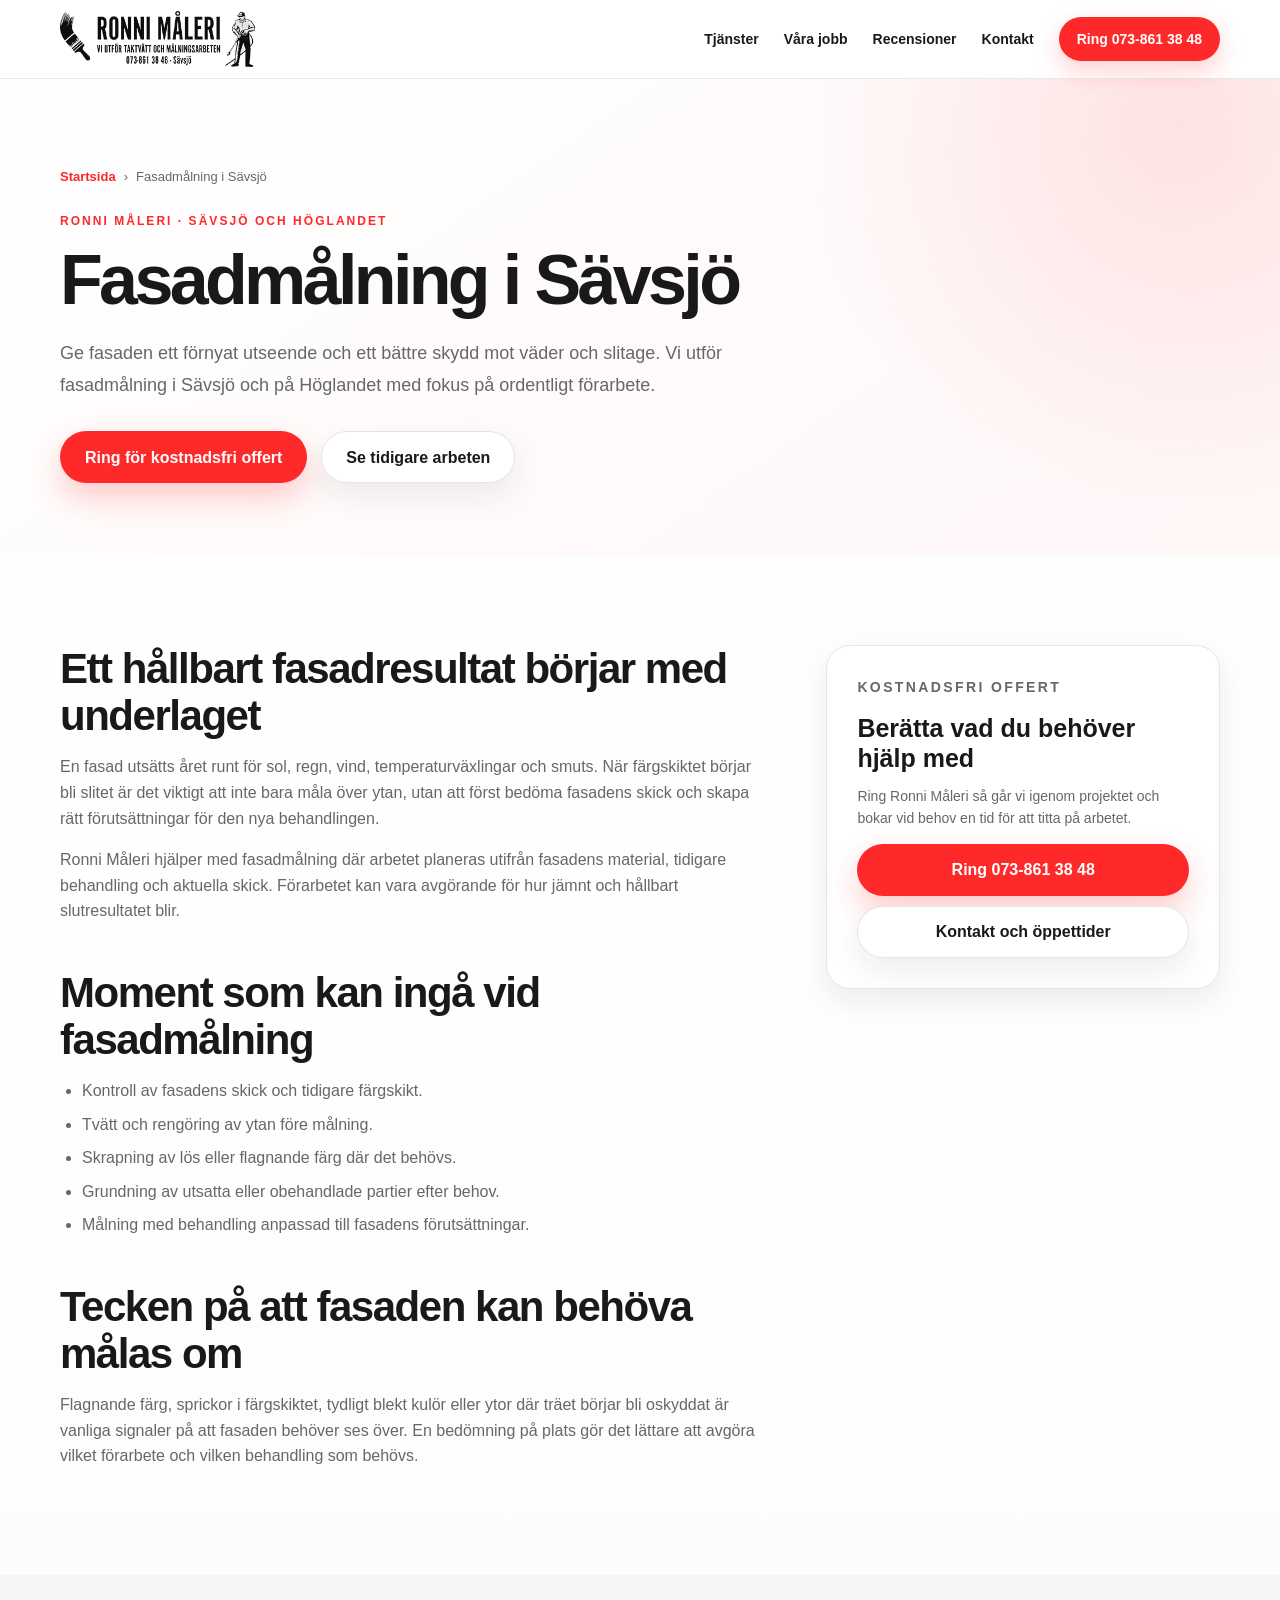
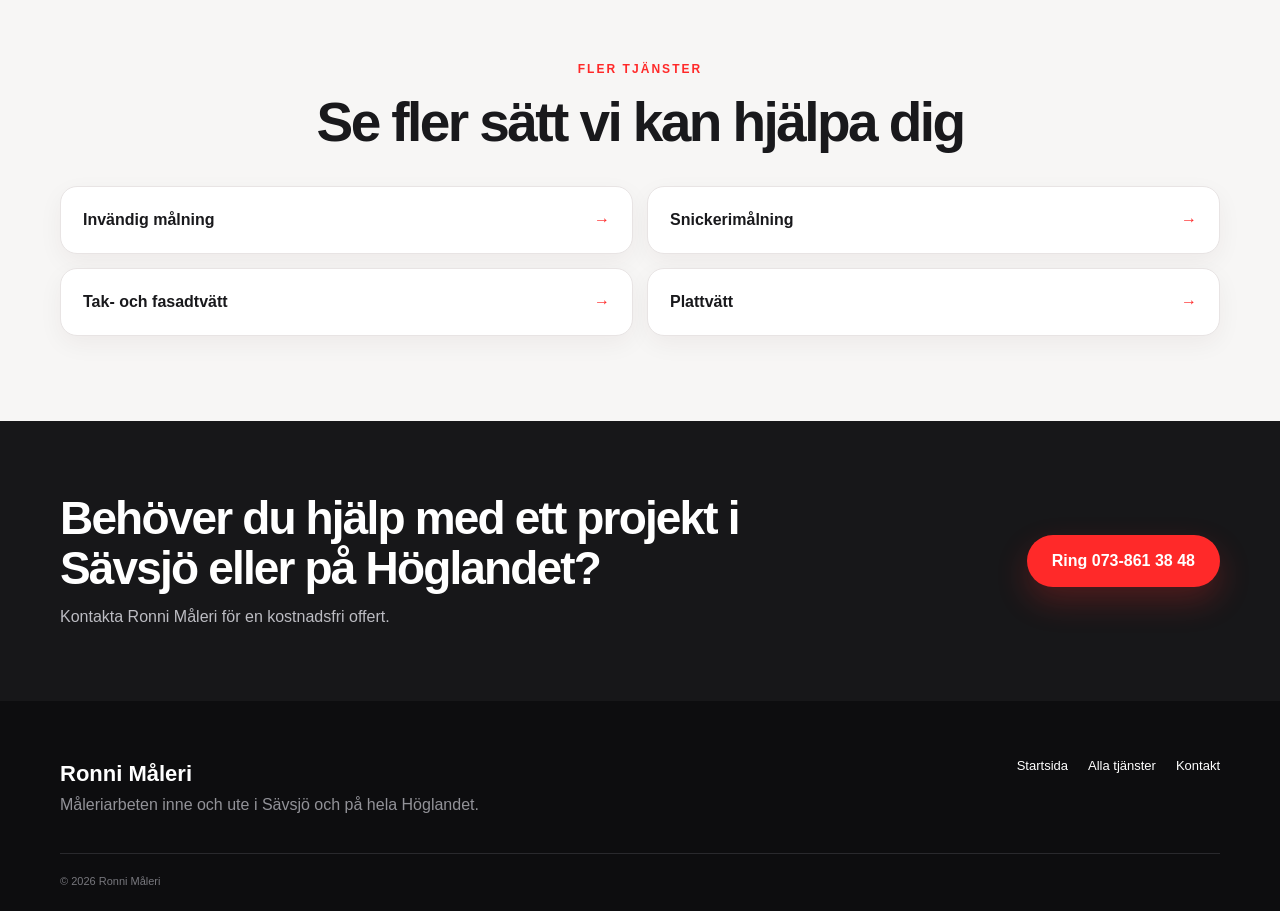
<file: fasadmalning/index.html>
<!DOCTYPE html>
<html lang="sv">
<head>
  <meta charset="UTF-8">
  <meta name="viewport" content="width=device-width, initial-scale=1.0">
  <title>Fasadmålning i Sävsjö | Ronni Måleri</title>
  <meta name="description" content="Fasadmålning i Sävsjö och på Höglandet. Ronni Måleri hjälper med tvätt, skrapning, grundning och målning av fasader. Kontakta oss för gratis offert.">
  <link rel="canonical" href="https://ronnimaleri.se/fasadmalning/">
  <meta name="theme-color" content="#FF2929">
  <meta property="og:type" content="website">
  <meta property="og:locale" content="sv_SE">
  <meta property="og:title" content="Fasadmålning i Sävsjö | Ronni Måleri">
  <meta property="og:description" content="Fasadmålning i Sävsjö och på Höglandet. Ronni Måleri hjälper med tvätt, skrapning, grundning och målning av fasader. Kontakta oss för gratis offert.">
  <meta property="og:url" content="https://ronnimaleri.se/fasadmalning/">
  <link rel="icon" href="/favicon.svg" type="image/svg+xml">
  <link rel="shortcut icon" href="/favicon.svg">
  <link rel="stylesheet" href="/styles.css">

  <script type="application/ld+json">
  {
    "@context": "https://schema.org",
    "@graph": [
      {
        "@type": "HousePainter",
        "@id": "https://ronnimaleri.se/#business",
        "name": "Ronni Måleri",
        "url": "https://ronnimaleri.se/",
        "telephone": "+46738613848",
        "address": {
          "@type": "PostalAddress",
          "streetAddress": "Sandsjövägen 4",
          "postalCode": "576 36",
          "addressLocality": "Sävsjö",
          "addressCountry": "SE"
        }
      },
      {
        "@type": "BreadcrumbList",
        "itemListElement": [
          {"@type": "ListItem", "position": 1, "name": "Startsida", "item": "https://ronnimaleri.se/"},
          {"@type": "ListItem", "position": 2, "name": "Fasadmålning i Sävsjö", "item": "https://ronnimaleri.se/fasadmalning/"}
        ]
      }
    ]
  }
  </script>
</head>
<body class="service-page">
  <header class="header">
    <div class="container nav">
      <a class="logo" href="/" aria-label="Ronni Måleri startsida"><img src="/logo.png" alt="Ronni Måleri logotyp"></a>
      <button class="menu-button" type="button" aria-label="Öppna meny" aria-expanded="false"><span></span><span></span><span></span></button>
      <nav class="menu" aria-label="Huvudmeny">
        <a href="/#tjanster">Tjänster</a>
        <a href="/#galleri">Våra jobb</a>
        <a href="/#recensioner">Recensioner</a>
        <a href="/#kontakt">Kontakt</a>
        <a class="nav-button" href="tel:+46738613848">Ring 073-861 38 48</a>
      </nav>
    </div>
  </header>

  <main>
    <section class="service-hero">
      <div class="container">
        <nav class="breadcrumbs" aria-label="Brödsmulor"><a href="/">Startsida</a><span>›</span><span>Fasadmålning i Sävsjö</span></nav>
        <p class="overline">Ronni Måleri · Sävsjö och Höglandet</p>
        <h1>Fasadmålning i Sävsjö</h1>
        <p class="lead">Ge fasaden ett förnyat utseende och ett bättre skydd mot väder och slitage. Vi utför fasadmålning i Sävsjö och på Höglandet med fokus på ordentligt förarbete.</p>
        <div class="service-hero-actions">
          <a class="button primary" href="tel:+46738613848">Ring för kostnadsfri offert</a>
          <a class="button secondary" href="/#galleri">Se tidigare arbeten</a>
        </div>
      </div>
    </section>

    <section class="service-content">
      <div class="container service-content-grid">
        <article class="service-article">
          <h2>Ett hållbart fasadresultat börjar med underlaget</h2>
          <p>En fasad utsätts året runt för sol, regn, vind, temperaturväxlingar och smuts. När färgskiktet börjar bli slitet är det viktigt att inte bara måla över ytan, utan att först bedöma fasadens skick och skapa rätt förutsättningar för den nya behandlingen.</p><p>Ronni Måleri hjälper med fasadmålning där arbetet planeras utifrån fasadens material, tidigare behandling och aktuella skick. Förarbetet kan vara avgörande för hur jämnt och hållbart slutresultatet blir.</p>

          <h2>Moment som kan ingå vid fasadmålning</h2>
          <ul><li>Kontroll av fasadens skick och tidigare färgskikt.</li><li>Tvätt och rengöring av ytan före målning.</li><li>Skrapning av lös eller flagnande färg där det behövs.</li><li>Grundning av utsatta eller obehandlade partier efter behov.</li><li>Målning med behandling anpassad till fasadens förutsättningar.</li></ul>

          <h2>Tecken på att fasaden kan behöva målas om</h2>
          <p>Flagnande färg, sprickor i färgskiktet, tydligt blekt kulör eller ytor där träet börjar bli oskyddat är vanliga signaler på att fasaden behöver ses över. En bedömning på plats gör det lättare att avgöra vilket förarbete och vilken behandling som behövs.</p>
        </article>

        <aside class="service-aside">
          <p class="overline">Kostnadsfri offert</p>
          <h2>Berätta vad du behöver hjälp med</h2>
          <p>Ring Ronni Måleri så går vi igenom projektet och bokar vid behov en tid för att titta på arbetet.</p>
          <a class="button primary full" href="tel:+46738613848">Ring 073-861 38 48</a>
          <a class="button secondary full" href="/#kontakt">Kontakt och öppettider</a>
        </aside>
      </div>
    </section>

    <section class="related-services">
      <div class="container">
        <div class="section-heading">
          <p class="overline">Fler tjänster</p>
          <h2>Se fler sätt vi kan hjälpa dig</h2>
        </div>
        <div class="related-grid"><a class="related-link" href="/invandig-malning/"><span>Invändig målning</span><span>→</span></a><a class="related-link" href="/snickerimalning/"><span>Snickerimålning</span><span>→</span></a><a class="related-link" href="/tak-fasadtvatt/"><span>Tak- och fasadtvätt</span><span>→</span></a><a class="related-link" href="/plattvatt/"><span>Plattvätt</span><span>→</span></a></div>
      </div>
    </section>

    <section class="service-contact-strip">
      <div class="container">
        <div><h2>Behöver du hjälp med ett projekt i Sävsjö eller på Höglandet?</h2><p>Kontakta Ronni Måleri för en kostnadsfri offert.</p></div>
        <a class="button primary" href="tel:+46738613848">Ring 073-861 38 48</a>
      </div>
    </section>
  </main>

  <footer>
    <div class="container footer-content">
      <div><strong>Ronni Måleri</strong><p>Måleriarbeten inne och ute i Sävsjö och på hela Höglandet.</p></div>
      <div class="footer-links"><a href="/">Startsida</a><a href="/#tjanster">Alla tjänster</a><a href="/#kontakt">Kontakt</a></div>
    </div>
    <div class="container copyright">© <span id="year"></span> Ronni Måleri</div>
  </footer>

  <script src="/script.js"></script>
</body>
</html>
</file>
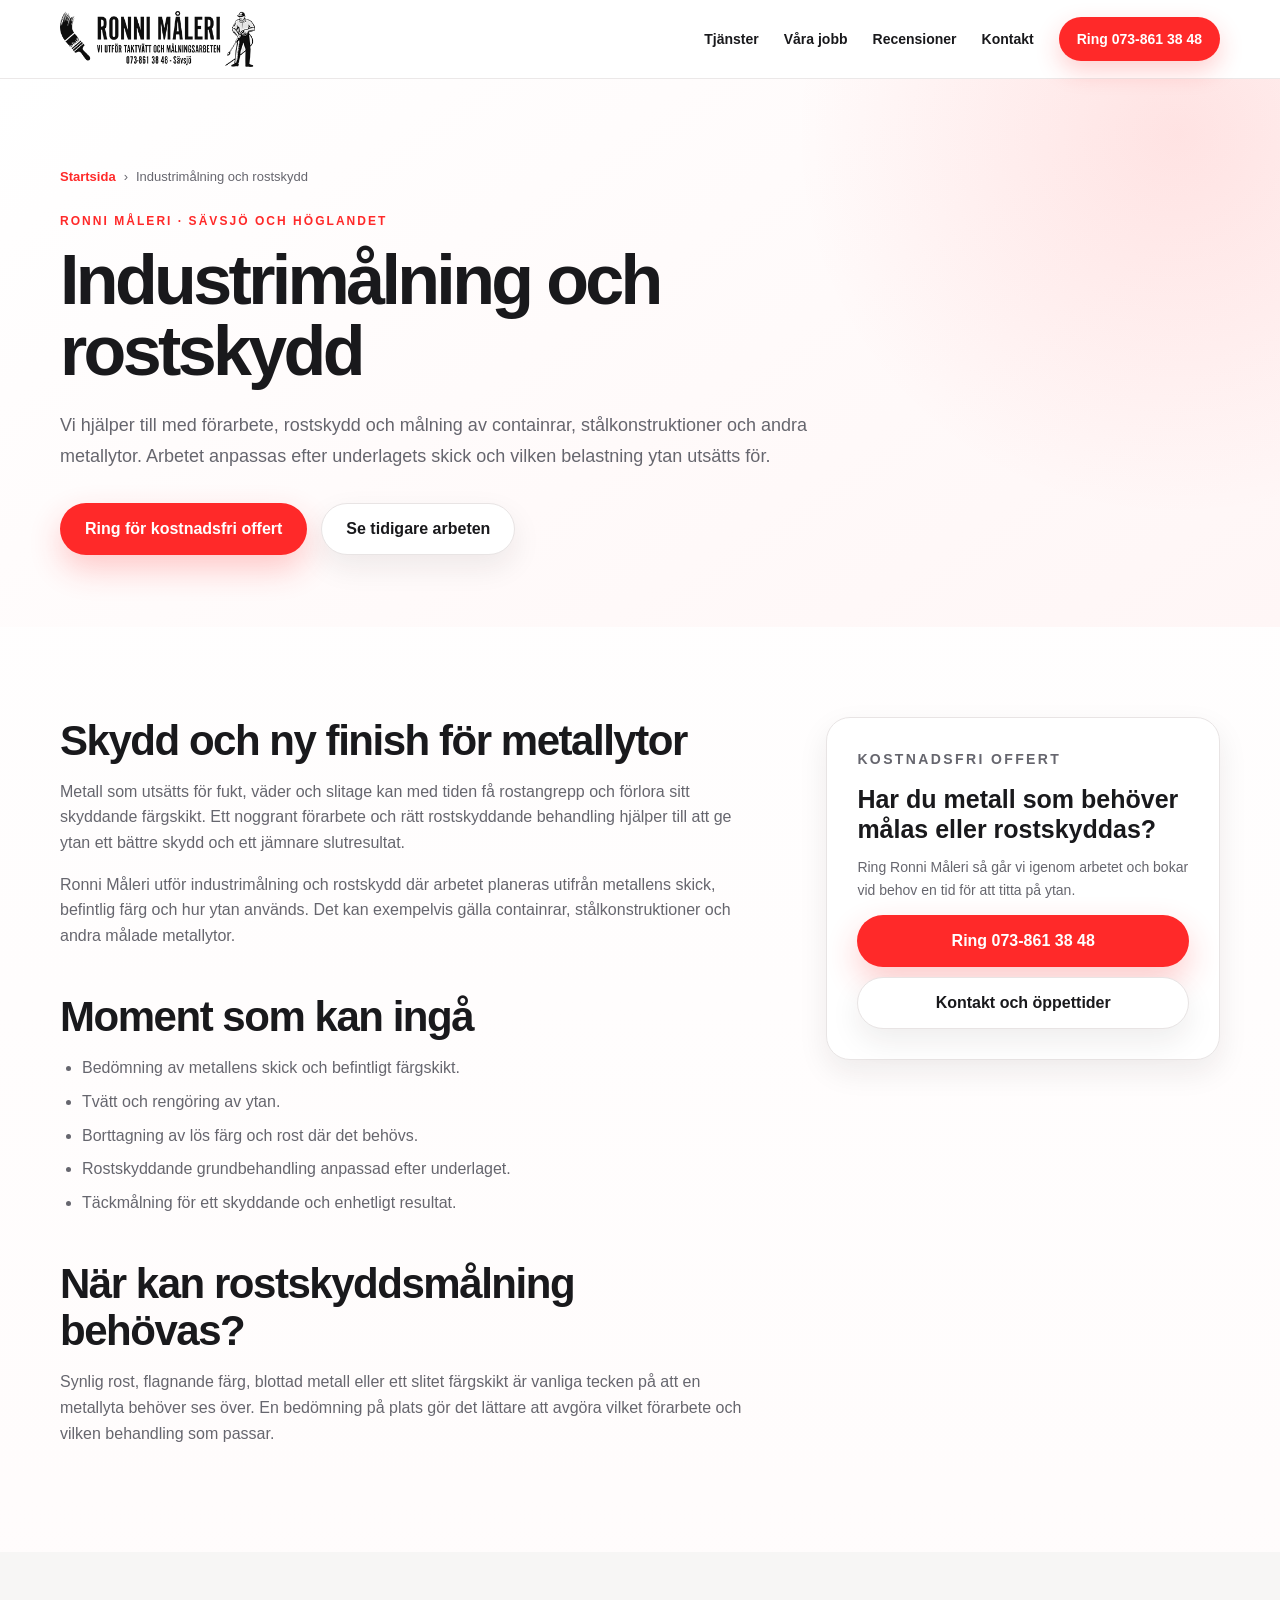
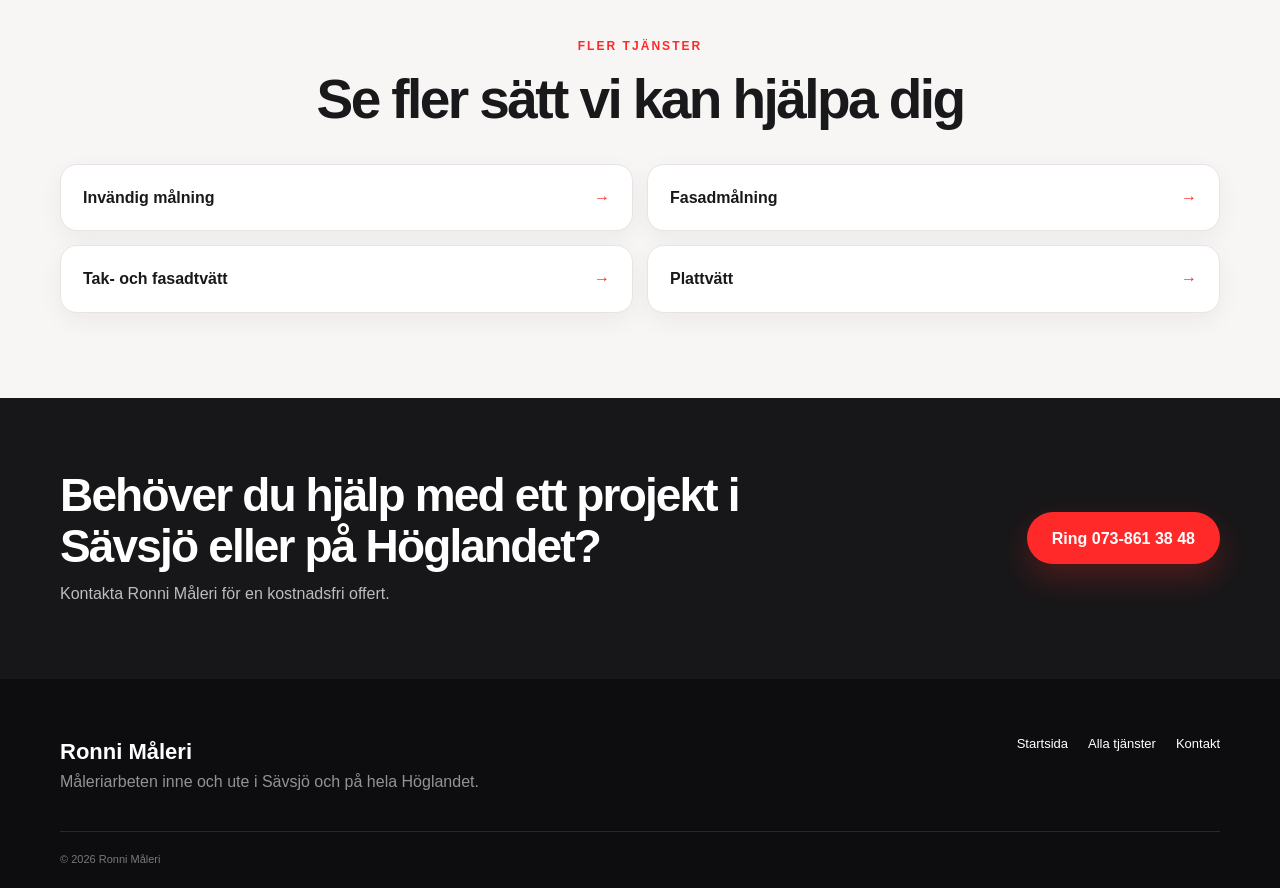
<file: industrimalning-rostskydd/index.html>
<!DOCTYPE html>
<html lang="sv">
<head>
  <meta charset="UTF-8">
  <meta name="viewport" content="width=device-width, initial-scale=1.0">
  <title>Industrimålning &amp; rostskydd i Sävsjö | Ronni Måleri</title>
  <meta name="description" content="Industrimålning och rostskydd i Sävsjö och på Höglandet. Ronni Måleri utför rostbehandling, grundmålning och målning av containrar och andra metallytor. Kostnadsfri offert.">
  <link rel="canonical" href="https://ronnimaleri.se/industrimalning-rostskydd/">
  <meta name="theme-color" content="#FF2929">
  <meta property="og:type" content="website">
  <meta property="og:locale" content="sv_SE">
  <meta property="og:title" content="Industrimålning &amp; rostskydd i Sävsjö | Ronni Måleri">
  <meta property="og:description" content="Rostbehandling, grundmålning och målning av containrar och andra metallytor i Sävsjö och på Höglandet. Kontakta Ronni Måleri för kostnadsfri offert.">
  <meta property="og:url" content="https://ronnimaleri.se/industrimalning-rostskydd/">
  <link rel="icon" href="/favicon.svg" type="image/svg+xml">
  <link rel="shortcut icon" href="/favicon.svg">
  <link rel="stylesheet" href="/styles.css">

  <script type="application/ld+json">
  {
    "@context": "https://schema.org",
    "@graph": [
      {
        "@type": "HousePainter",
        "@id": "https://ronnimaleri.se/#business",
        "name": "Ronni Måleri",
        "url": "https://ronnimaleri.se/",
        "telephone": "+46738613848",
        "address": {
          "@type": "PostalAddress",
          "streetAddress": "Sandsjövägen 4",
          "postalCode": "576 36",
          "addressLocality": "Sävsjö",
          "addressCountry": "SE"
        }
      },
      {
        "@type": "BreadcrumbList",
        "itemListElement": [
          {"@type": "ListItem", "position": 1, "name": "Startsida", "item": "https://ronnimaleri.se/"},
          {"@type": "ListItem", "position": 2, "name": "Industrimålning och rostskydd", "item": "https://ronnimaleri.se/industrimalning-rostskydd/"}
        ]
      }
    ]
  }
  </script>
</head>
<body class="service-page">
  <header class="header">
    <div class="container nav">
      <a class="logo" href="/" aria-label="Ronni Måleri startsida"><img src="/logo.png" alt="Ronni Måleri logotyp"></a>
      <button class="menu-button" type="button" aria-label="Öppna meny" aria-expanded="false"><span></span><span></span><span></span></button>
      <nav class="menu" aria-label="Huvudmeny">
        <a href="/#tjanster">Tjänster</a>
        <a href="/#galleri">Våra jobb</a>
        <a href="/#recensioner">Recensioner</a>
        <a href="/#kontakt">Kontakt</a>
        <a class="nav-button" href="tel:+46738613848">Ring 073-861 38 48</a>
      </nav>
    </div>
  </header>

  <main>
    <section class="service-hero">
      <div class="container">
        <nav class="breadcrumbs" aria-label="Brödsmulor"><a href="/">Startsida</a><span>›</span><span>Industrimålning och rostskydd</span></nav>
        <p class="overline">Ronni Måleri · Sävsjö och Höglandet</p>
        <h1>Industrimålning och rostskydd</h1>
        <p class="lead">Vi hjälper till med förarbete, rostskydd och målning av containrar, stålkonstruktioner och andra metallytor. Arbetet anpassas efter underlagets skick och vilken belastning ytan utsätts för.</p>
        <div class="service-hero-actions">
          <a class="button primary" href="tel:+46738613848">Ring för kostnadsfri offert</a>
          <a class="button secondary" href="/#galleri">Se tidigare arbeten</a>
        </div>
      </div>
    </section>

    <section class="service-content">
      <div class="container service-content-grid">
        <article class="service-article">
          <h2>Skydd och ny finish för metallytor</h2>
          <p>Metall som utsätts för fukt, väder och slitage kan med tiden få rostangrepp och förlora sitt skyddande färgskikt. Ett noggrant förarbete och rätt rostskyddande behandling hjälper till att ge ytan ett bättre skydd och ett jämnare slutresultat.</p>
          <p>Ronni Måleri utför industrimålning och rostskydd där arbetet planeras utifrån metallens skick, befintlig färg och hur ytan används. Det kan exempelvis gälla containrar, stålkonstruktioner och andra målade metallytor.</p>

          <h2>Moment som kan ingå</h2>
          <ul>
            <li>Bedömning av metallens skick och befintligt färgskikt.</li>
            <li>Tvätt och rengöring av ytan.</li>
            <li>Borttagning av lös färg och rost där det behövs.</li>
            <li>Rostskyddande grundbehandling anpassad efter underlaget.</li>
            <li>Täckmålning för ett skyddande och enhetligt resultat.</li>
          </ul>

          <h2>När kan rostskyddsmålning behövas?</h2>
          <p>Synlig rost, flagnande färg, blottad metall eller ett slitet färgskikt är vanliga tecken på att en metallyta behöver ses över. En bedömning på plats gör det lättare att avgöra vilket förarbete och vilken behandling som passar.</p>
        </article>

        <aside class="service-aside">
          <p class="overline">Kostnadsfri offert</p>
          <h2>Har du metall som behöver målas eller rostskyddas?</h2>
          <p>Ring Ronni Måleri så går vi igenom arbetet och bokar vid behov en tid för att titta på ytan.</p>
          <a class="button primary full" href="tel:+46738613848">Ring 073-861 38 48</a>
          <a class="button secondary full" href="/#kontakt">Kontakt och öppettider</a>
        </aside>
      </div>
    </section>

    <section class="related-services">
      <div class="container">
        <div class="section-heading">
          <p class="overline">Fler tjänster</p>
          <h2>Se fler sätt vi kan hjälpa dig</h2>
        </div>
        <div class="related-grid"><a class="related-link" href="/invandig-malning/"><span>Invändig målning</span><span>→</span></a><a class="related-link" href="/fasadmalning/"><span>Fasadmålning</span><span>→</span></a><a class="related-link" href="/tak-fasadtvatt/"><span>Tak- och fasadtvätt</span><span>→</span></a><a class="related-link" href="/plattvatt/"><span>Plattvätt</span><span>→</span></a></div>
      </div>
    </section>

    <section class="service-contact-strip">
      <div class="container">
        <div><h2>Behöver du hjälp med ett projekt i Sävsjö eller på Höglandet?</h2><p>Kontakta Ronni Måleri för en kostnadsfri offert.</p></div>
        <a class="button primary" href="tel:+46738613848">Ring 073-861 38 48</a>
      </div>
    </section>
  </main>

  <footer>
    <div class="container footer-content">
      <div><strong>Ronni Måleri</strong><p>Måleriarbeten inne och ute i Sävsjö och på hela Höglandet.</p></div>
      <div class="footer-links"><a href="/">Startsida</a><a href="/#tjanster">Alla tjänster</a><a href="/#kontakt">Kontakt</a></div>
    </div>
    <div class="container copyright">© <span id="year"></span> Ronni Måleri</div>
  </footer>

  <script src="/script.js"></script>
</body>
</html>
</file>
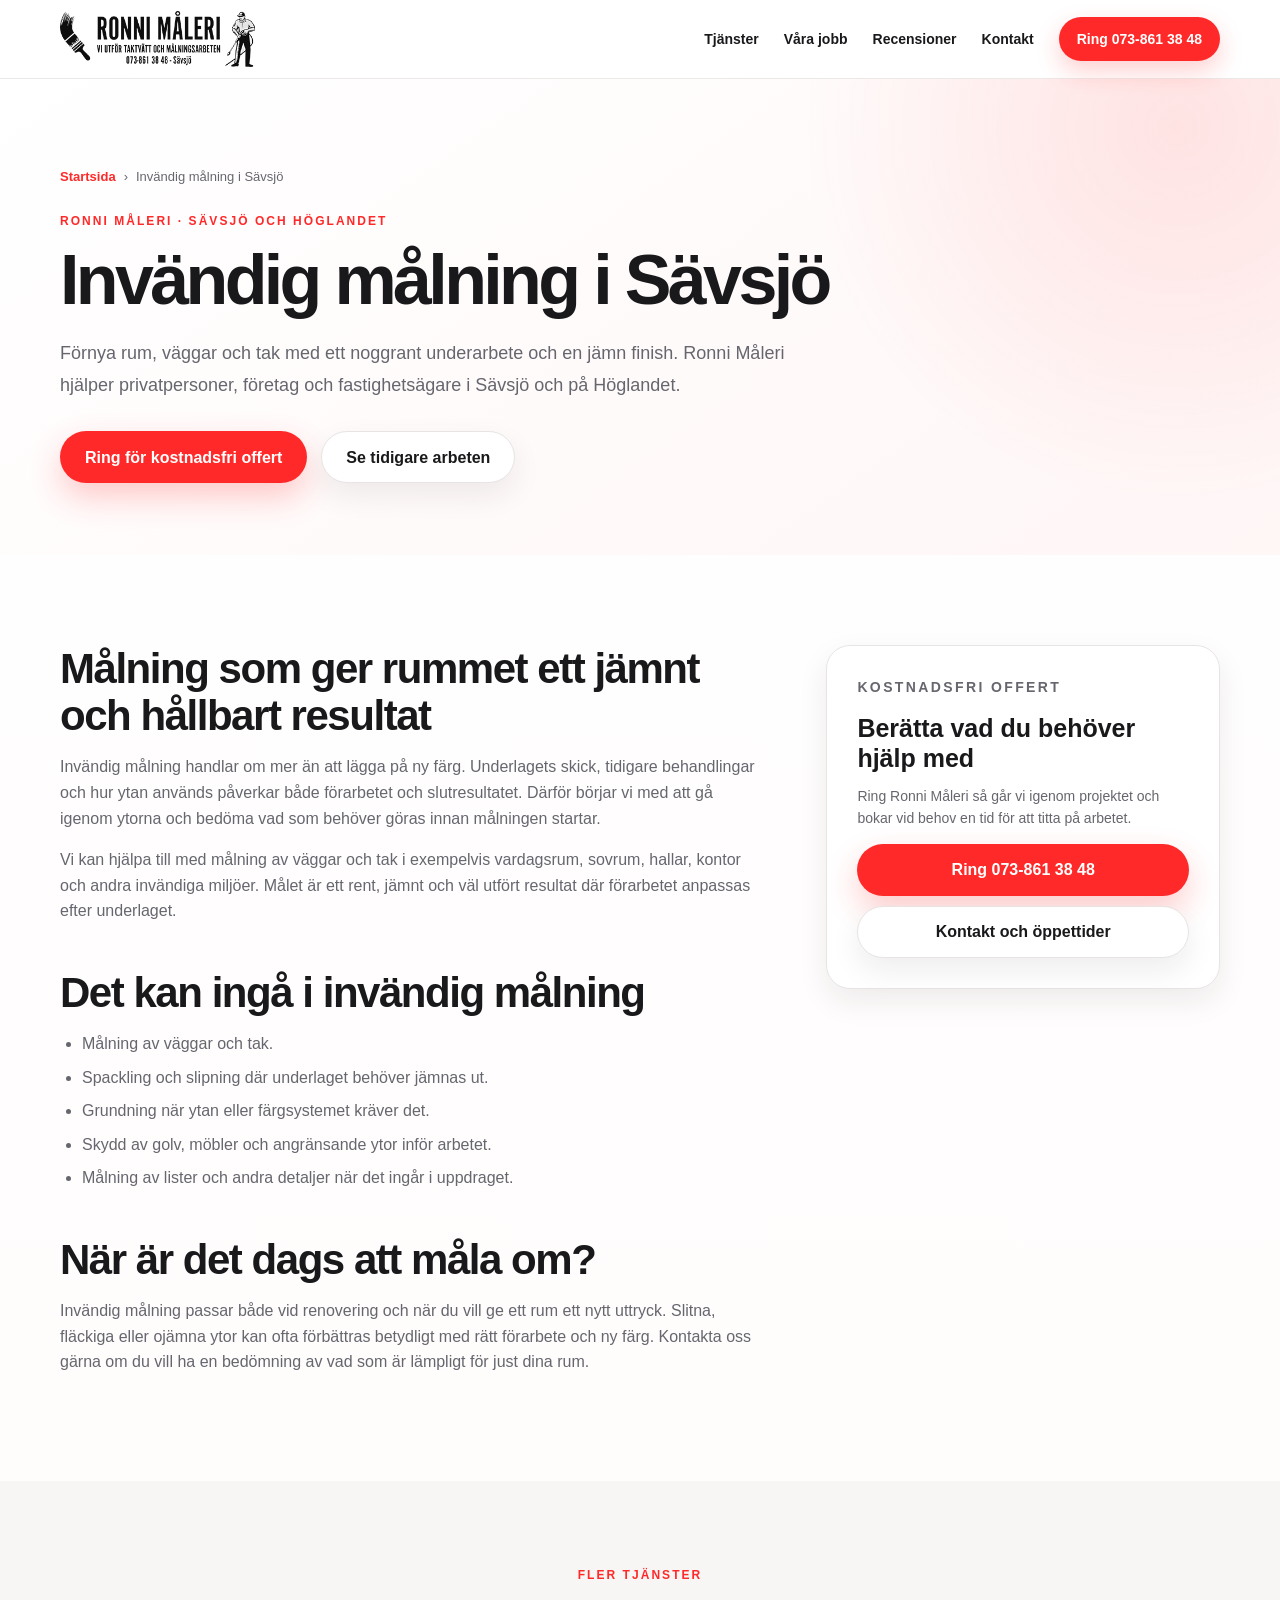
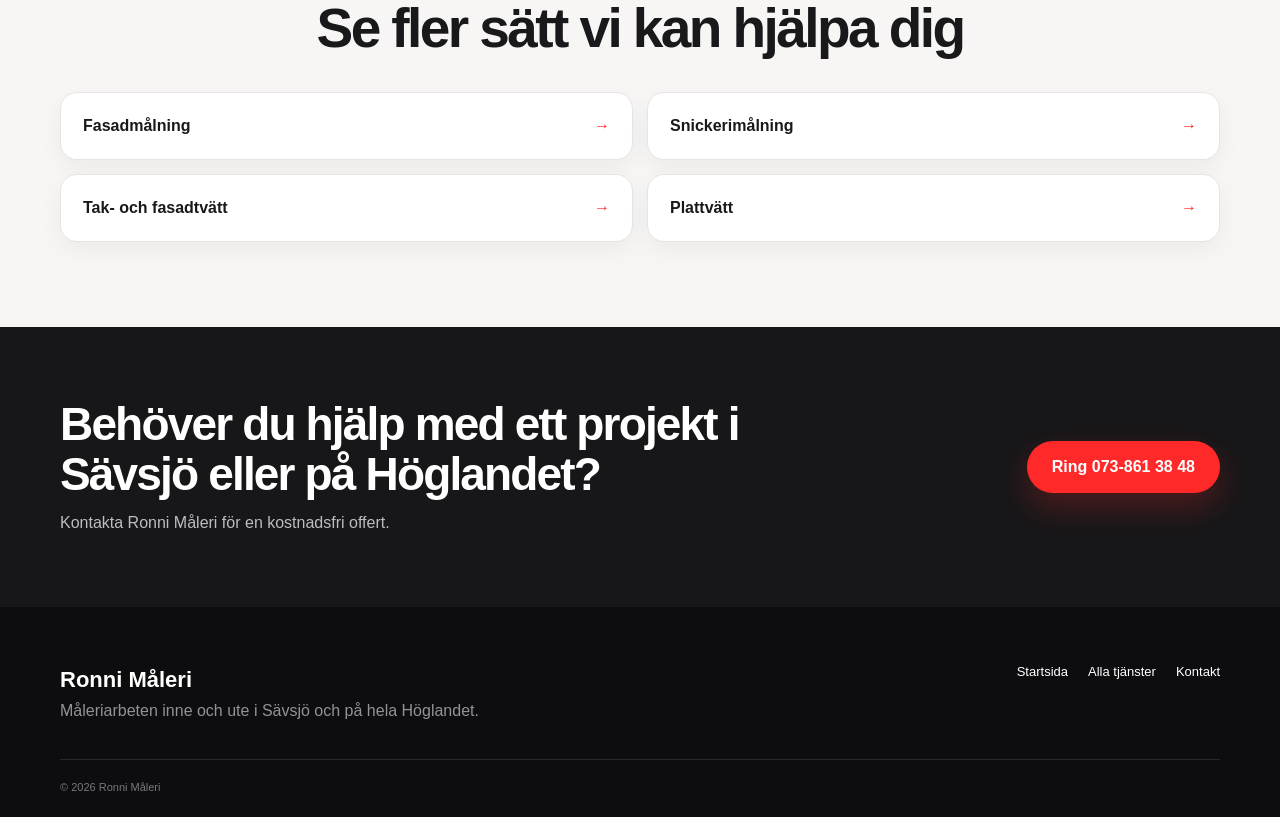
<file: invandig-malning/index.html>
<!DOCTYPE html>
<html lang="sv">
<head>
  <meta charset="UTF-8">
  <meta name="viewport" content="width=device-width, initial-scale=1.0">
  <title>Invändig målning i Sävsjö | Ronni Måleri</title>
  <meta name="description" content="Invändig målning i Sävsjö och på Höglandet. Ronni Måleri hjälper med målning av väggar, tak, rum och snickerier med noggrant förarbete. Gratis offert.">
  <link rel="canonical" href="https://ronnimaleri.se/invandig-malning/">
  <meta name="theme-color" content="#FF2929">
  <meta property="og:type" content="website">
  <meta property="og:locale" content="sv_SE">
  <meta property="og:title" content="Invändig målning i Sävsjö | Ronni Måleri">
  <meta property="og:description" content="Invändig målning i Sävsjö och på Höglandet. Ronni Måleri hjälper med målning av väggar, tak, rum och snickerier med noggrant förarbete. Gratis offert.">
  <meta property="og:url" content="https://ronnimaleri.se/invandig-malning/">
  <link rel="icon" href="/favicon.svg" type="image/svg+xml">
  <link rel="shortcut icon" href="/favicon.svg">
  <link rel="stylesheet" href="/styles.css">

  <script type="application/ld+json">
  {
    "@context": "https://schema.org",
    "@graph": [
      {
        "@type": "HousePainter",
        "@id": "https://ronnimaleri.se/#business",
        "name": "Ronni Måleri",
        "url": "https://ronnimaleri.se/",
        "telephone": "+46738613848",
        "address": {
          "@type": "PostalAddress",
          "streetAddress": "Sandsjövägen 4",
          "postalCode": "576 36",
          "addressLocality": "Sävsjö",
          "addressCountry": "SE"
        }
      },
      {
        "@type": "BreadcrumbList",
        "itemListElement": [
          {"@type": "ListItem", "position": 1, "name": "Startsida", "item": "https://ronnimaleri.se/"},
          {"@type": "ListItem", "position": 2, "name": "Invändig målning i Sävsjö", "item": "https://ronnimaleri.se/invandig-malning/"}
        ]
      }
    ]
  }
  </script>
</head>
<body class="service-page">
  <header class="header">
    <div class="container nav">
      <a class="logo" href="/" aria-label="Ronni Måleri startsida"><img src="/logo.png" alt="Ronni Måleri logotyp"></a>
      <button class="menu-button" type="button" aria-label="Öppna meny" aria-expanded="false"><span></span><span></span><span></span></button>
      <nav class="menu" aria-label="Huvudmeny">
        <a href="/#tjanster">Tjänster</a>
        <a href="/#galleri">Våra jobb</a>
        <a href="/#recensioner">Recensioner</a>
        <a href="/#kontakt">Kontakt</a>
        <a class="nav-button" href="tel:+46738613848">Ring 073-861 38 48</a>
      </nav>
    </div>
  </header>

  <main>
    <section class="service-hero">
      <div class="container">
        <nav class="breadcrumbs" aria-label="Brödsmulor"><a href="/">Startsida</a><span>›</span><span>Invändig målning i Sävsjö</span></nav>
        <p class="overline">Ronni Måleri · Sävsjö och Höglandet</p>
        <h1>Invändig målning i Sävsjö</h1>
        <p class="lead">Förnya rum, väggar och tak med ett noggrant underarbete och en jämn finish. Ronni Måleri hjälper privatpersoner, företag och fastighetsägare i Sävsjö och på Höglandet.</p>
        <div class="service-hero-actions">
          <a class="button primary" href="tel:+46738613848">Ring för kostnadsfri offert</a>
          <a class="button secondary" href="/#galleri">Se tidigare arbeten</a>
        </div>
      </div>
    </section>

    <section class="service-content">
      <div class="container service-content-grid">
        <article class="service-article">
          <h2>Målning som ger rummet ett jämnt och hållbart resultat</h2>
          <p>Invändig målning handlar om mer än att lägga på ny färg. Underlagets skick, tidigare behandlingar och hur ytan används påverkar både förarbetet och slutresultatet. Därför börjar vi med att gå igenom ytorna och bedöma vad som behöver göras innan målningen startar.</p><p>Vi kan hjälpa till med målning av väggar och tak i exempelvis vardagsrum, sovrum, hallar, kontor och andra invändiga miljöer. Målet är ett rent, jämnt och väl utfört resultat där förarbetet anpassas efter underlaget.</p>

          <h2>Det kan ingå i invändig målning</h2>
          <ul><li>Målning av väggar och tak.</li><li>Spackling och slipning där underlaget behöver jämnas ut.</li><li>Grundning när ytan eller färgsystemet kräver det.</li><li>Skydd av golv, möbler och angränsande ytor inför arbetet.</li><li>Målning av lister och andra detaljer när det ingår i uppdraget.</li></ul>

          <h2>När är det dags att måla om?</h2>
          <p>Invändig målning passar både vid renovering och när du vill ge ett rum ett nytt uttryck. Slitna, fläckiga eller ojämna ytor kan ofta förbättras betydligt med rätt förarbete och ny färg. Kontakta oss gärna om du vill ha en bedömning av vad som är lämpligt för just dina rum.</p>
        </article>

        <aside class="service-aside">
          <p class="overline">Kostnadsfri offert</p>
          <h2>Berätta vad du behöver hjälp med</h2>
          <p>Ring Ronni Måleri så går vi igenom projektet och bokar vid behov en tid för att titta på arbetet.</p>
          <a class="button primary full" href="tel:+46738613848">Ring 073-861 38 48</a>
          <a class="button secondary full" href="/#kontakt">Kontakt och öppettider</a>
        </aside>
      </div>
    </section>

    <section class="related-services">
      <div class="container">
        <div class="section-heading">
          <p class="overline">Fler tjänster</p>
          <h2>Se fler sätt vi kan hjälpa dig</h2>
        </div>
        <div class="related-grid"><a class="related-link" href="/fasadmalning/"><span>Fasadmålning</span><span>→</span></a><a class="related-link" href="/snickerimalning/"><span>Snickerimålning</span><span>→</span></a><a class="related-link" href="/tak-fasadtvatt/"><span>Tak- och fasadtvätt</span><span>→</span></a><a class="related-link" href="/plattvatt/"><span>Plattvätt</span><span>→</span></a></div>
      </div>
    </section>

    <section class="service-contact-strip">
      <div class="container">
        <div><h2>Behöver du hjälp med ett projekt i Sävsjö eller på Höglandet?</h2><p>Kontakta Ronni Måleri för en kostnadsfri offert.</p></div>
        <a class="button primary" href="tel:+46738613848">Ring 073-861 38 48</a>
      </div>
    </section>
  </main>

  <footer>
    <div class="container footer-content">
      <div><strong>Ronni Måleri</strong><p>Måleriarbeten inne och ute i Sävsjö och på hela Höglandet.</p></div>
      <div class="footer-links"><a href="/">Startsida</a><a href="/#tjanster">Alla tjänster</a><a href="/#kontakt">Kontakt</a></div>
    </div>
    <div class="container copyright">© <span id="year"></span> Ronni Måleri</div>
  </footer>

  <script src="/script.js"></script>
</body>
</html>
</file>
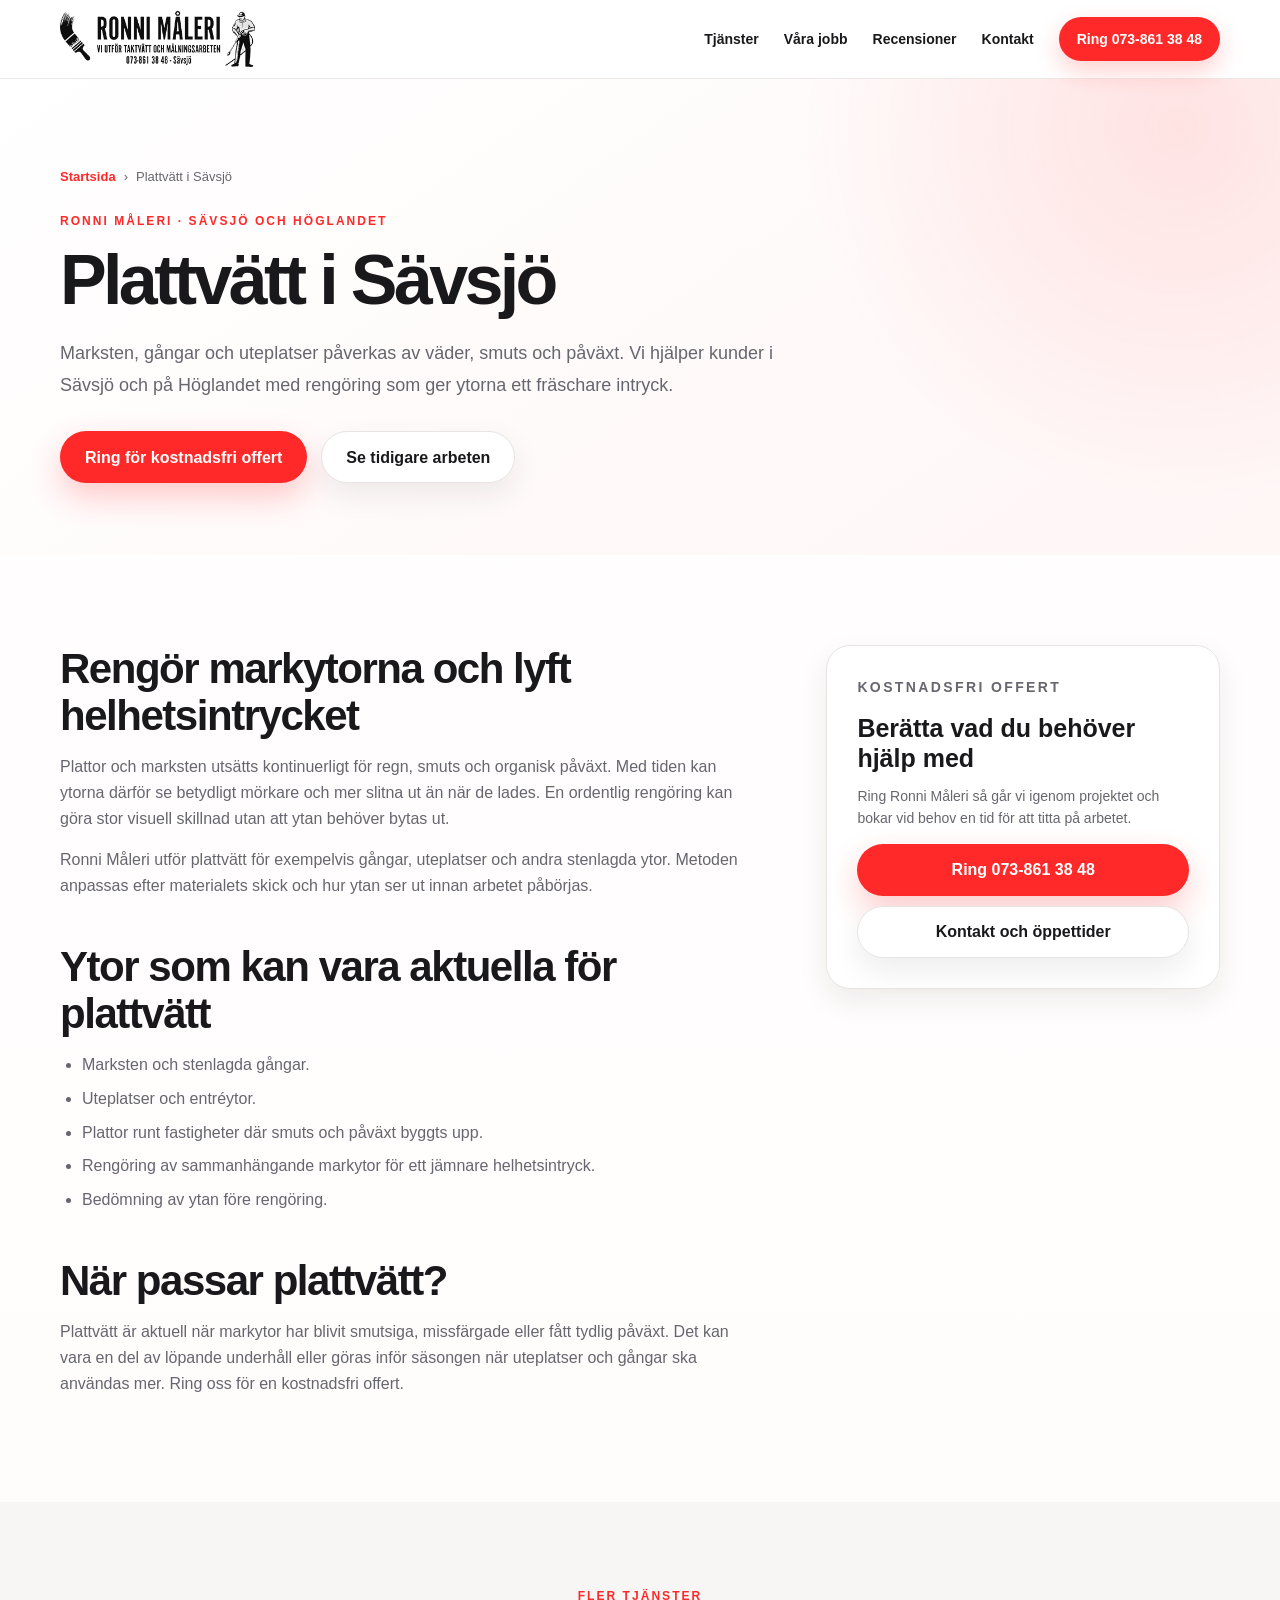
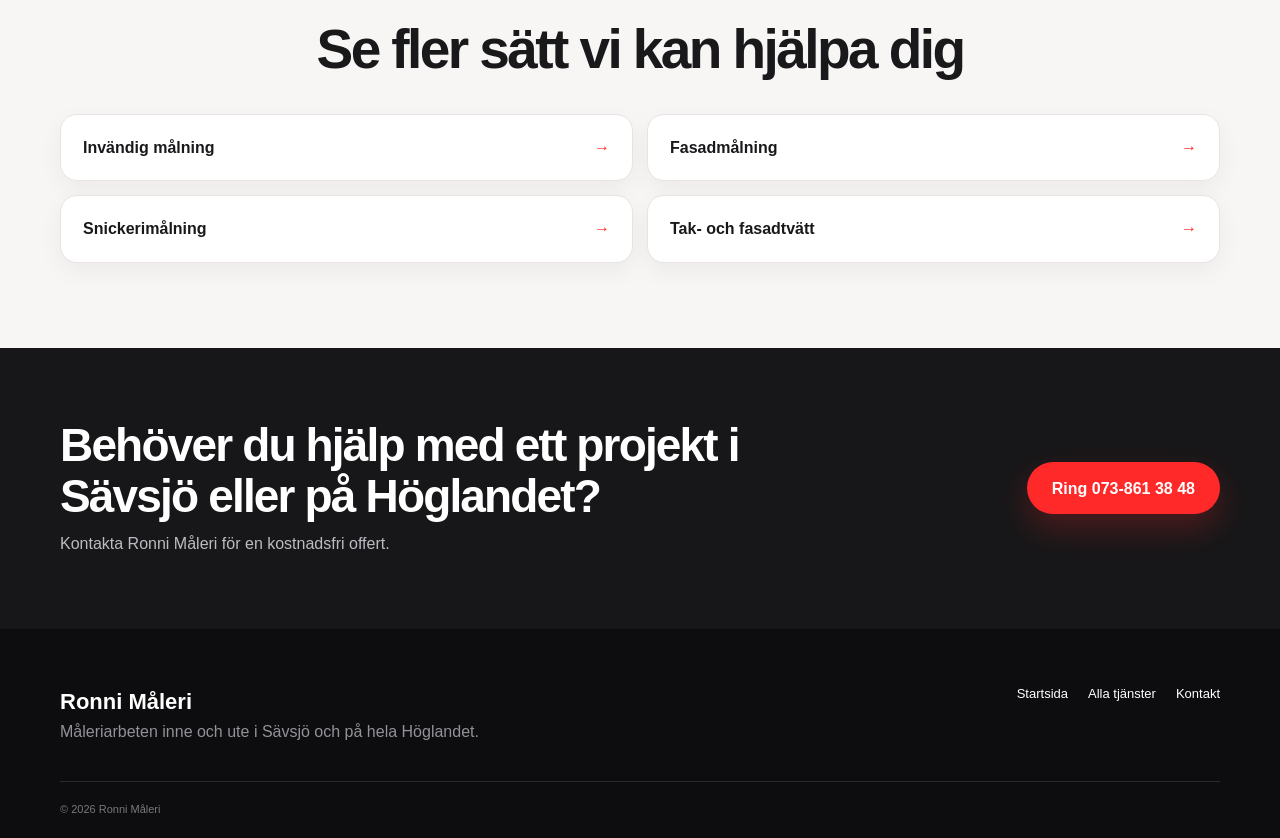
<file: plattvatt/index.html>
<!DOCTYPE html>
<html lang="sv">
<head>
  <meta charset="UTF-8">
  <meta name="viewport" content="width=device-width, initial-scale=1.0">
  <title>Plattvätt i Sävsjö | Ronni Måleri</title>
  <meta name="description" content="Plattvätt i Sävsjö och på Höglandet. Rengöring av marksten, gångar och uteplatser för att ta bort smuts och ge ytorna ett fräschare helhetsintryck.">
  <link rel="canonical" href="https://ronnimaleri.se/plattvatt/">
  <meta name="theme-color" content="#FF2929">
  <meta property="og:type" content="website">
  <meta property="og:locale" content="sv_SE">
  <meta property="og:title" content="Plattvätt i Sävsjö | Ronni Måleri">
  <meta property="og:description" content="Plattvätt i Sävsjö och på Höglandet. Rengöring av marksten, gångar och uteplatser för att ta bort smuts och ge ytorna ett fräschare helhetsintryck.">
  <meta property="og:url" content="https://ronnimaleri.se/plattvatt/">
  <link rel="icon" href="/favicon.svg" type="image/svg+xml">
  <link rel="shortcut icon" href="/favicon.svg">
  <link rel="stylesheet" href="/styles.css">

  <script type="application/ld+json">
  {
    "@context": "https://schema.org",
    "@graph": [
      {
        "@type": "HousePainter",
        "@id": "https://ronnimaleri.se/#business",
        "name": "Ronni Måleri",
        "url": "https://ronnimaleri.se/",
        "telephone": "+46738613848",
        "address": {
          "@type": "PostalAddress",
          "streetAddress": "Sandsjövägen 4",
          "postalCode": "576 36",
          "addressLocality": "Sävsjö",
          "addressCountry": "SE"
        }
      },
      {
        "@type": "BreadcrumbList",
        "itemListElement": [
          {"@type": "ListItem", "position": 1, "name": "Startsida", "item": "https://ronnimaleri.se/"},
          {"@type": "ListItem", "position": 2, "name": "Plattvätt i Sävsjö", "item": "https://ronnimaleri.se/plattvatt/"}
        ]
      }
    ]
  }
  </script>
</head>
<body class="service-page">
  <header class="header">
    <div class="container nav">
      <a class="logo" href="/" aria-label="Ronni Måleri startsida"><img src="/logo.png" alt="Ronni Måleri logotyp"></a>
      <button class="menu-button" type="button" aria-label="Öppna meny" aria-expanded="false"><span></span><span></span><span></span></button>
      <nav class="menu" aria-label="Huvudmeny">
        <a href="/#tjanster">Tjänster</a>
        <a href="/#galleri">Våra jobb</a>
        <a href="/#recensioner">Recensioner</a>
        <a href="/#kontakt">Kontakt</a>
        <a class="nav-button" href="tel:+46738613848">Ring 073-861 38 48</a>
      </nav>
    </div>
  </header>

  <main>
    <section class="service-hero">
      <div class="container">
        <nav class="breadcrumbs" aria-label="Brödsmulor"><a href="/">Startsida</a><span>›</span><span>Plattvätt i Sävsjö</span></nav>
        <p class="overline">Ronni Måleri · Sävsjö och Höglandet</p>
        <h1>Plattvätt i Sävsjö</h1>
        <p class="lead">Marksten, gångar och uteplatser påverkas av väder, smuts och påväxt. Vi hjälper kunder i Sävsjö och på Höglandet med rengöring som ger ytorna ett fräschare intryck.</p>
        <div class="service-hero-actions">
          <a class="button primary" href="tel:+46738613848">Ring för kostnadsfri offert</a>
          <a class="button secondary" href="/#galleri">Se tidigare arbeten</a>
        </div>
      </div>
    </section>

    <section class="service-content">
      <div class="container service-content-grid">
        <article class="service-article">
          <h2>Rengör markytorna och lyft helhetsintrycket</h2>
          <p>Plattor och marksten utsätts kontinuerligt för regn, smuts och organisk påväxt. Med tiden kan ytorna därför se betydligt mörkare och mer slitna ut än när de lades. En ordentlig rengöring kan göra stor visuell skillnad utan att ytan behöver bytas ut.</p><p>Ronni Måleri utför plattvätt för exempelvis gångar, uteplatser och andra stenlagda ytor. Metoden anpassas efter materialets skick och hur ytan ser ut innan arbetet påbörjas.</p>

          <h2>Ytor som kan vara aktuella för plattvätt</h2>
          <ul><li>Marksten och stenlagda gångar.</li><li>Uteplatser och entréytor.</li><li>Plattor runt fastigheter där smuts och påväxt byggts upp.</li><li>Rengöring av sammanhängande markytor för ett jämnare helhetsintryck.</li><li>Bedömning av ytan före rengöring.</li></ul>

          <h2>När passar plattvätt?</h2>
          <p>Plattvätt är aktuell när markytor har blivit smutsiga, missfärgade eller fått tydlig påväxt. Det kan vara en del av löpande underhåll eller göras inför säsongen när uteplatser och gångar ska användas mer. Ring oss för en kostnadsfri offert.</p>
        </article>

        <aside class="service-aside">
          <p class="overline">Kostnadsfri offert</p>
          <h2>Berätta vad du behöver hjälp med</h2>
          <p>Ring Ronni Måleri så går vi igenom projektet och bokar vid behov en tid för att titta på arbetet.</p>
          <a class="button primary full" href="tel:+46738613848">Ring 073-861 38 48</a>
          <a class="button secondary full" href="/#kontakt">Kontakt och öppettider</a>
        </aside>
      </div>
    </section>

    <section class="related-services">
      <div class="container">
        <div class="section-heading">
          <p class="overline">Fler tjänster</p>
          <h2>Se fler sätt vi kan hjälpa dig</h2>
        </div>
        <div class="related-grid"><a class="related-link" href="/invandig-malning/"><span>Invändig målning</span><span>→</span></a><a class="related-link" href="/fasadmalning/"><span>Fasadmålning</span><span>→</span></a><a class="related-link" href="/snickerimalning/"><span>Snickerimålning</span><span>→</span></a><a class="related-link" href="/tak-fasadtvatt/"><span>Tak- och fasadtvätt</span><span>→</span></a></div>
      </div>
    </section>

    <section class="service-contact-strip">
      <div class="container">
        <div><h2>Behöver du hjälp med ett projekt i Sävsjö eller på Höglandet?</h2><p>Kontakta Ronni Måleri för en kostnadsfri offert.</p></div>
        <a class="button primary" href="tel:+46738613848">Ring 073-861 38 48</a>
      </div>
    </section>
  </main>

  <footer>
    <div class="container footer-content">
      <div><strong>Ronni Måleri</strong><p>Måleriarbeten inne och ute i Sävsjö och på hela Höglandet.</p></div>
      <div class="footer-links"><a href="/">Startsida</a><a href="/#tjanster">Alla tjänster</a><a href="/#kontakt">Kontakt</a></div>
    </div>
    <div class="container copyright">© <span id="year"></span> Ronni Måleri</div>
  </footer>

  <script src="/script.js"></script>
</body>
</html>
</file>
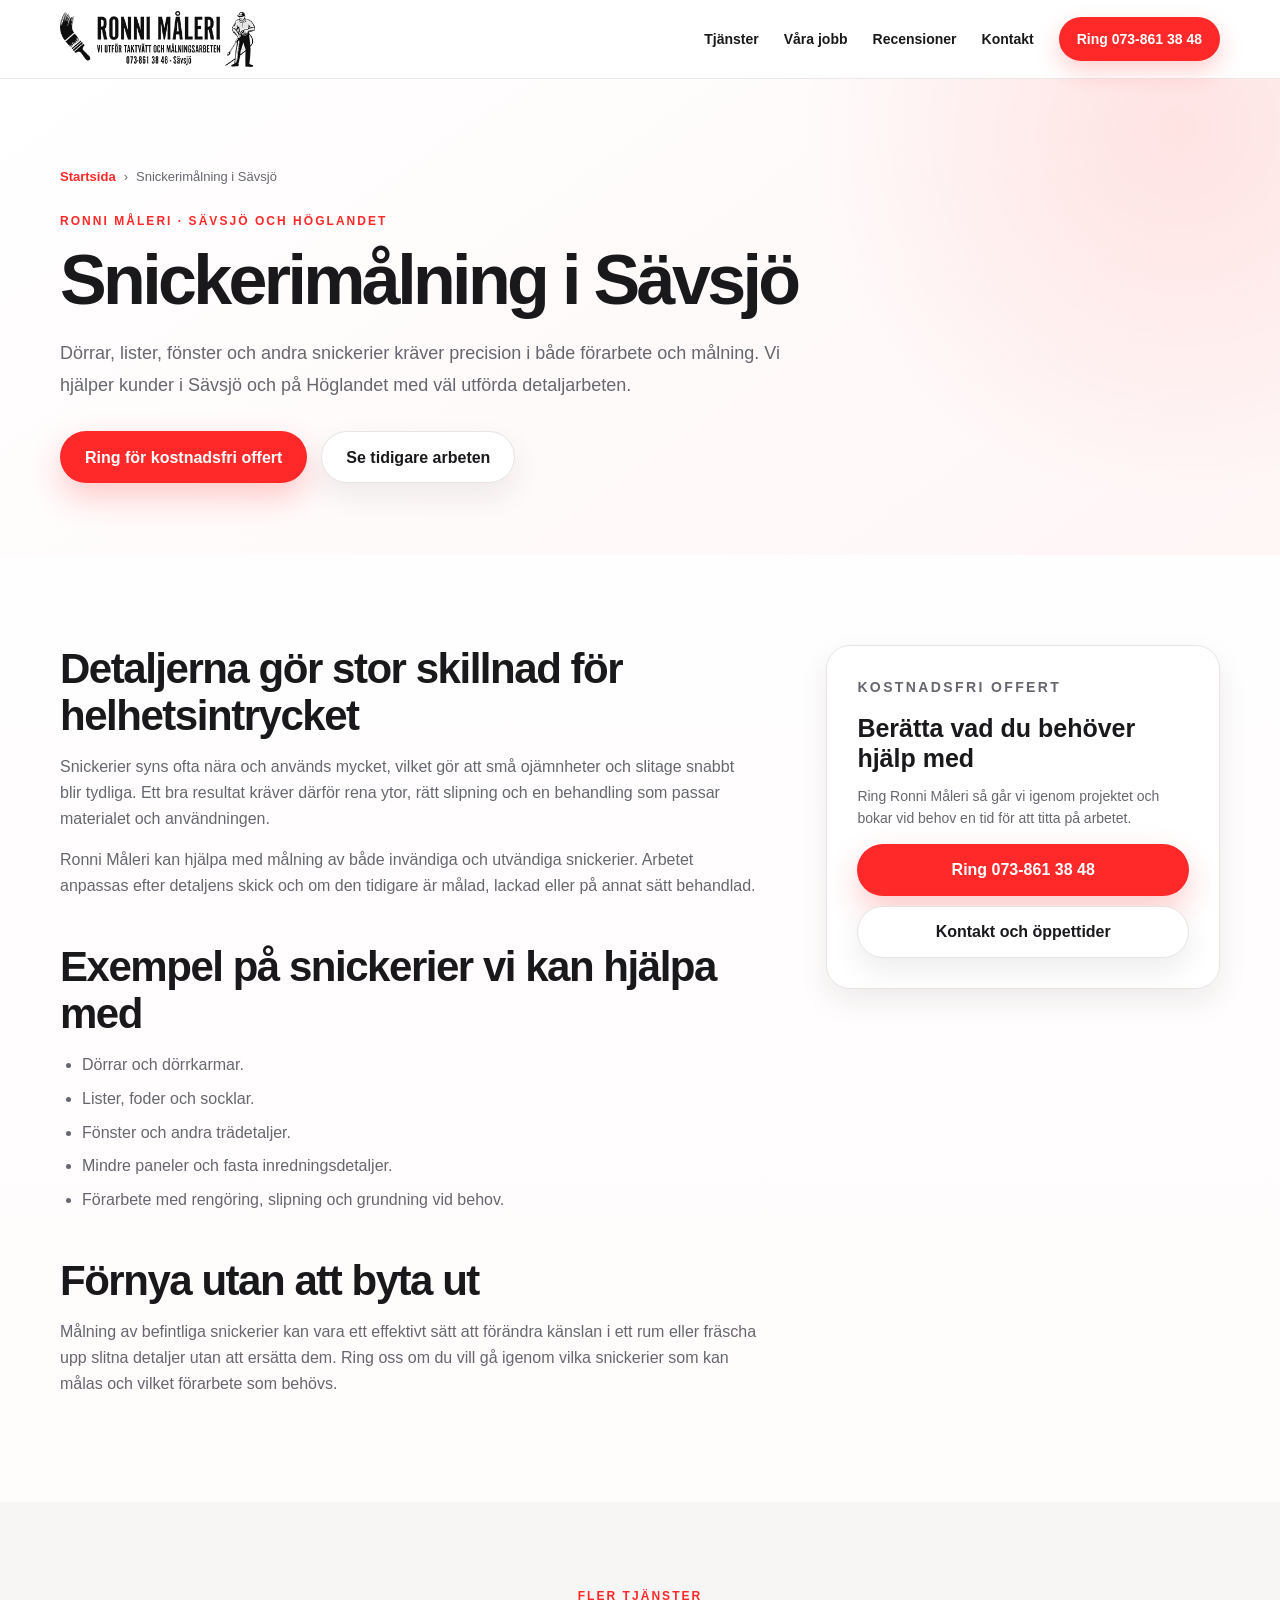
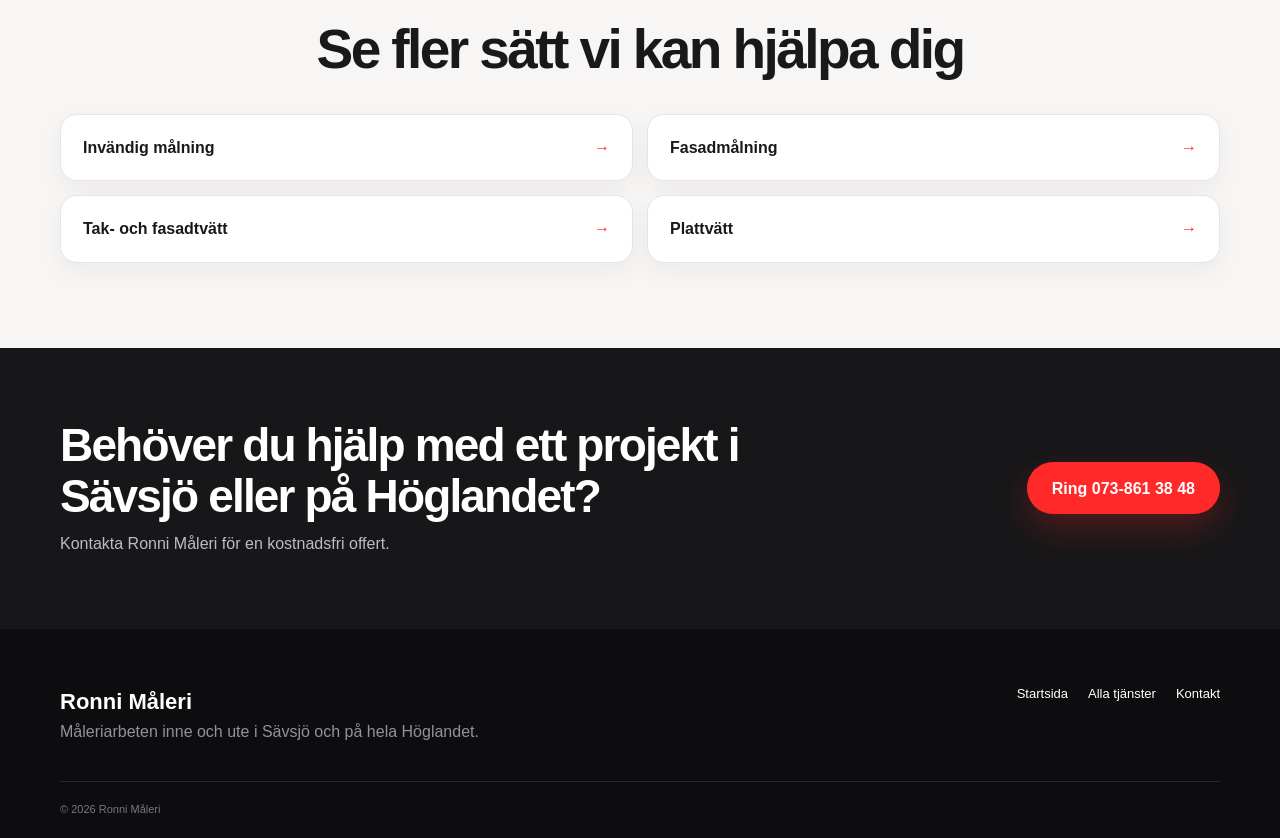
<file: snickerimalning/index.html>
<!DOCTYPE html>
<html lang="sv">
<head>
  <meta charset="UTF-8">
  <meta name="viewport" content="width=device-width, initial-scale=1.0">
  <title>Snickerimålning i Sävsjö | Ronni Måleri</title>
  <meta name="description" content="Snickerimålning i Sävsjö och på Höglandet. Målning av dörrar, lister, fönster och andra detaljer med noggrant förarbete och jämn finish.">
  <link rel="canonical" href="https://ronnimaleri.se/snickerimalning/">
  <meta name="theme-color" content="#FF2929">
  <meta property="og:type" content="website">
  <meta property="og:locale" content="sv_SE">
  <meta property="og:title" content="Snickerimålning i Sävsjö | Ronni Måleri">
  <meta property="og:description" content="Snickerimålning i Sävsjö och på Höglandet. Målning av dörrar, lister, fönster och andra detaljer med noggrant förarbete och jämn finish.">
  <meta property="og:url" content="https://ronnimaleri.se/snickerimalning/">
  <link rel="icon" href="/favicon.svg" type="image/svg+xml">
  <link rel="shortcut icon" href="/favicon.svg">
  <link rel="stylesheet" href="/styles.css">

  <script type="application/ld+json">
  {
    "@context": "https://schema.org",
    "@graph": [
      {
        "@type": "HousePainter",
        "@id": "https://ronnimaleri.se/#business",
        "name": "Ronni Måleri",
        "url": "https://ronnimaleri.se/",
        "telephone": "+46738613848",
        "address": {
          "@type": "PostalAddress",
          "streetAddress": "Sandsjövägen 4",
          "postalCode": "576 36",
          "addressLocality": "Sävsjö",
          "addressCountry": "SE"
        }
      },
      {
        "@type": "BreadcrumbList",
        "itemListElement": [
          {"@type": "ListItem", "position": 1, "name": "Startsida", "item": "https://ronnimaleri.se/"},
          {"@type": "ListItem", "position": 2, "name": "Snickerimålning i Sävsjö", "item": "https://ronnimaleri.se/snickerimalning/"}
        ]
      }
    ]
  }
  </script>
</head>
<body class="service-page">
  <header class="header">
    <div class="container nav">
      <a class="logo" href="/" aria-label="Ronni Måleri startsida"><img src="/logo.png" alt="Ronni Måleri logotyp"></a>
      <button class="menu-button" type="button" aria-label="Öppna meny" aria-expanded="false"><span></span><span></span><span></span></button>
      <nav class="menu" aria-label="Huvudmeny">
        <a href="/#tjanster">Tjänster</a>
        <a href="/#galleri">Våra jobb</a>
        <a href="/#recensioner">Recensioner</a>
        <a href="/#kontakt">Kontakt</a>
        <a class="nav-button" href="tel:+46738613848">Ring 073-861 38 48</a>
      </nav>
    </div>
  </header>

  <main>
    <section class="service-hero">
      <div class="container">
        <nav class="breadcrumbs" aria-label="Brödsmulor"><a href="/">Startsida</a><span>›</span><span>Snickerimålning i Sävsjö</span></nav>
        <p class="overline">Ronni Måleri · Sävsjö och Höglandet</p>
        <h1>Snickerimålning i Sävsjö</h1>
        <p class="lead">Dörrar, lister, fönster och andra snickerier kräver precision i både förarbete och målning. Vi hjälper kunder i Sävsjö och på Höglandet med väl utförda detaljarbeten.</p>
        <div class="service-hero-actions">
          <a class="button primary" href="tel:+46738613848">Ring för kostnadsfri offert</a>
          <a class="button secondary" href="/#galleri">Se tidigare arbeten</a>
        </div>
      </div>
    </section>

    <section class="service-content">
      <div class="container service-content-grid">
        <article class="service-article">
          <h2>Detaljerna gör stor skillnad för helhetsintrycket</h2>
          <p>Snickerier syns ofta nära och används mycket, vilket gör att små ojämnheter och slitage snabbt blir tydliga. Ett bra resultat kräver därför rena ytor, rätt slipning och en behandling som passar materialet och användningen.</p><p>Ronni Måleri kan hjälpa med målning av både invändiga och utvändiga snickerier. Arbetet anpassas efter detaljens skick och om den tidigare är målad, lackad eller på annat sätt behandlad.</p>

          <h2>Exempel på snickerier vi kan hjälpa med</h2>
          <ul><li>Dörrar och dörrkarmar.</li><li>Lister, foder och socklar.</li><li>Fönster och andra trädetaljer.</li><li>Mindre paneler och fasta inredningsdetaljer.</li><li>Förarbete med rengöring, slipning och grundning vid behov.</li></ul>

          <h2>Förnya utan att byta ut</h2>
          <p>Målning av befintliga snickerier kan vara ett effektivt sätt att förändra känslan i ett rum eller fräscha upp slitna detaljer utan att ersätta dem. Ring oss om du vill gå igenom vilka snickerier som kan målas och vilket förarbete som behövs.</p>
        </article>

        <aside class="service-aside">
          <p class="overline">Kostnadsfri offert</p>
          <h2>Berätta vad du behöver hjälp med</h2>
          <p>Ring Ronni Måleri så går vi igenom projektet och bokar vid behov en tid för att titta på arbetet.</p>
          <a class="button primary full" href="tel:+46738613848">Ring 073-861 38 48</a>
          <a class="button secondary full" href="/#kontakt">Kontakt och öppettider</a>
        </aside>
      </div>
    </section>

    <section class="related-services">
      <div class="container">
        <div class="section-heading">
          <p class="overline">Fler tjänster</p>
          <h2>Se fler sätt vi kan hjälpa dig</h2>
        </div>
        <div class="related-grid"><a class="related-link" href="/invandig-malning/"><span>Invändig målning</span><span>→</span></a><a class="related-link" href="/fasadmalning/"><span>Fasadmålning</span><span>→</span></a><a class="related-link" href="/tak-fasadtvatt/"><span>Tak- och fasadtvätt</span><span>→</span></a><a class="related-link" href="/plattvatt/"><span>Plattvätt</span><span>→</span></a></div>
      </div>
    </section>

    <section class="service-contact-strip">
      <div class="container">
        <div><h2>Behöver du hjälp med ett projekt i Sävsjö eller på Höglandet?</h2><p>Kontakta Ronni Måleri för en kostnadsfri offert.</p></div>
        <a class="button primary" href="tel:+46738613848">Ring 073-861 38 48</a>
      </div>
    </section>
  </main>

  <footer>
    <div class="container footer-content">
      <div><strong>Ronni Måleri</strong><p>Måleriarbeten inne och ute i Sävsjö och på hela Höglandet.</p></div>
      <div class="footer-links"><a href="/">Startsida</a><a href="/#tjanster">Alla tjänster</a><a href="/#kontakt">Kontakt</a></div>
    </div>
    <div class="container copyright">© <span id="year"></span> Ronni Måleri</div>
  </footer>

  <script src="/script.js"></script>
</body>
</html>
</file>
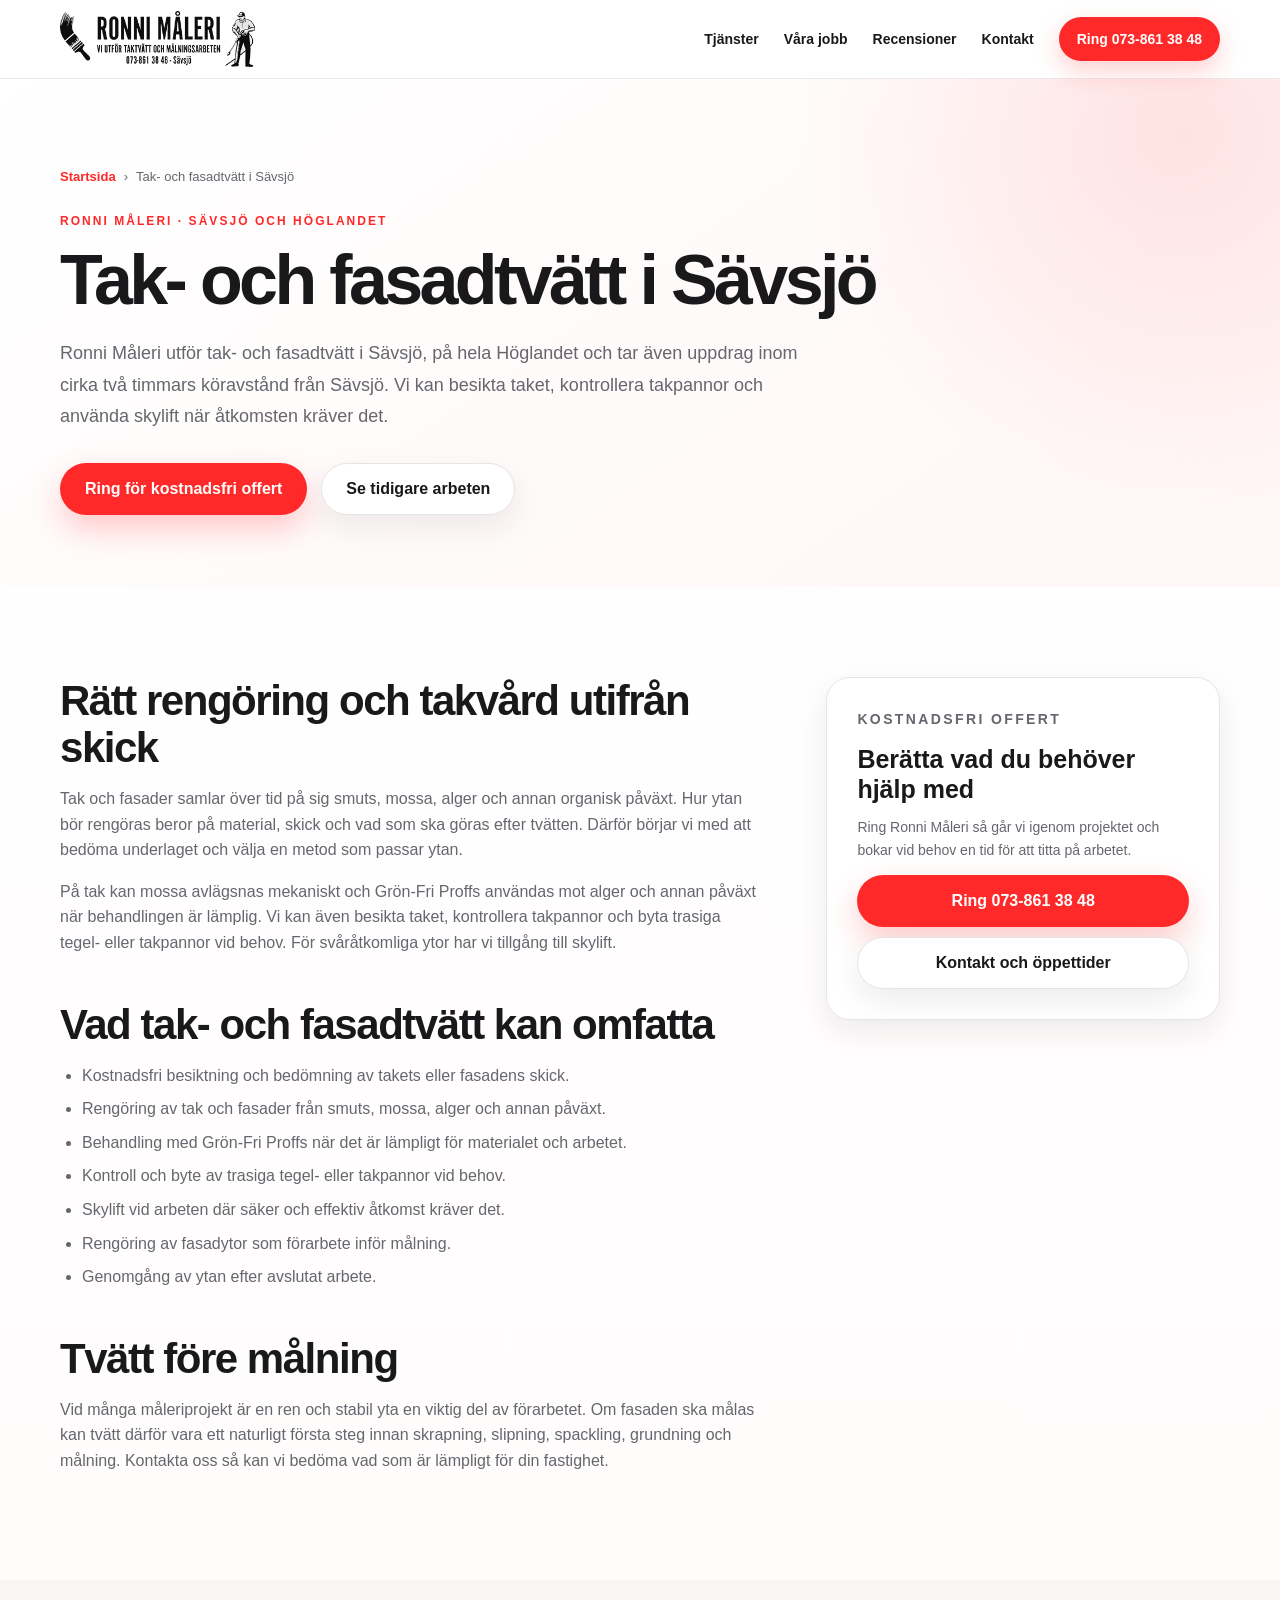
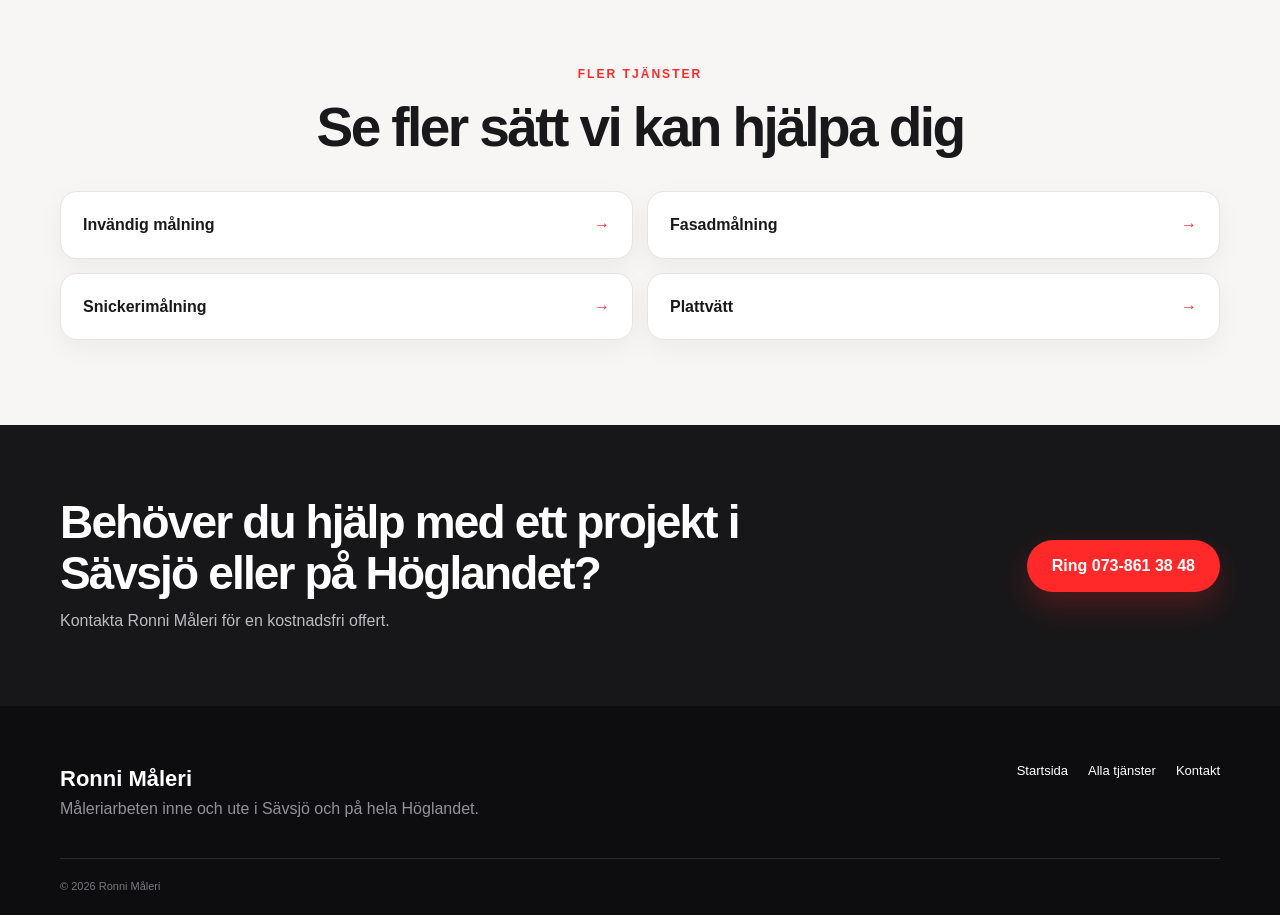
<file: tak-fasadtvatt/index.html>
<!DOCTYPE html>
<html lang="sv">
<head>
  <meta charset="UTF-8">
  <meta name="viewport" content="width=device-width, initial-scale=1.0">
  <title>Taktvätt, takbesiktning och fasadtvätt i Sävsjö | Ronni Måleri</title>
  <meta name="description" content="Taktvätt och fasadtvätt i Sävsjö och på Höglandet. Vi besiktar tak, behandlar påväxt med Grön-Fri Proffs när det passar och byter trasiga takpannor vid behov.">
  <link rel="canonical" href="https://ronnimaleri.se/tak-fasadtvatt/">
  <meta name="theme-color" content="#FF2929">
  <meta property="og:type" content="website">
  <meta property="og:locale" content="sv_SE">
  <meta property="og:title" content="Taktvätt, takbesiktning och fasadtvätt i Sävsjö | Ronni Måleri">
  <meta property="og:description" content="Taktvätt och fasadtvätt i Sävsjö och på Höglandet. Takbesiktning, Grön-Fri Proffs, byte av trasiga takpannor och skylift vid behov.">
  <meta property="og:url" content="https://ronnimaleri.se/tak-fasadtvatt/">
  <link rel="icon" href="/favicon.svg" type="image/svg+xml">
  <link rel="shortcut icon" href="/favicon.svg">
  <link rel="stylesheet" href="/styles.css">

  <script type="application/ld+json">
  {
    "@context": "https://schema.org",
    "@graph": [
      {
        "@type": "HousePainter",
        "@id": "https://ronnimaleri.se/#business",
        "name": "Ronni Måleri",
        "url": "https://ronnimaleri.se/",
        "telephone": "+46738613848",
        "address": {
          "@type": "PostalAddress",
          "streetAddress": "Sandsjövägen 4",
          "postalCode": "576 36",
          "addressLocality": "Sävsjö",
          "addressCountry": "SE"
        }
      },
      {
        "@type": "BreadcrumbList",
        "itemListElement": [
          {"@type": "ListItem", "position": 1, "name": "Startsida", "item": "https://ronnimaleri.se/"},
          {"@type": "ListItem", "position": 2, "name": "Tak- och fasadtvätt i Sävsjö", "item": "https://ronnimaleri.se/tak-fasadtvatt/"}
        ]
      }
    ]
  }
  </script>
</head>
<body class="service-page">
  <header class="header">
    <div class="container nav">
      <a class="logo" href="/" aria-label="Ronni Måleri startsida"><img src="/logo.png" alt="Ronni Måleri logotyp"></a>
      <button class="menu-button" type="button" aria-label="Öppna meny" aria-expanded="false"><span></span><span></span><span></span></button>
      <nav class="menu" aria-label="Huvudmeny">
        <a href="/#tjanster">Tjänster</a>
        <a href="/#galleri">Våra jobb</a>
        <a href="/#recensioner">Recensioner</a>
        <a href="/#kontakt">Kontakt</a>
        <a class="nav-button" href="tel:+46738613848">Ring 073-861 38 48</a>
      </nav>
    </div>
  </header>

  <main>
    <section class="service-hero">
      <div class="container">
        <nav class="breadcrumbs" aria-label="Brödsmulor"><a href="/">Startsida</a><span>›</span><span>Tak- och fasadtvätt i Sävsjö</span></nav>
        <p class="overline">Ronni Måleri · Sävsjö och Höglandet</p>
        <h1>Tak- och fasadtvätt i Sävsjö</h1>
        <p class="lead">Ronni Måleri utför tak- och fasadtvätt i Sävsjö, på hela Höglandet och tar även uppdrag inom cirka två timmars köravstånd från Sävsjö. Vi kan besikta taket, kontrollera takpannor och använda skylift när åtkomsten kräver det.</p>
        <div class="service-hero-actions">
          <a class="button primary" href="tel:+46738613848">Ring för kostnadsfri offert</a>
          <a class="button secondary" href="/#galleri">Se tidigare arbeten</a>
        </div>
      </div>
    </section>

    <section class="service-content">
      <div class="container service-content-grid">
        <article class="service-article">
          <h2>Rätt rengöring och takvård utifrån skick</h2>
          <p>Tak och fasader samlar över tid på sig smuts, mossa, alger och annan organisk påväxt. Hur ytan bör rengöras beror på material, skick och vad som ska göras efter tvätten. Därför börjar vi med att bedöma underlaget och välja en metod som passar ytan.</p><p>På tak kan mossa avlägsnas mekaniskt och Grön-Fri Proffs användas mot alger och annan påväxt när behandlingen är lämplig. Vi kan även besikta taket, kontrollera takpannor och byta trasiga tegel- eller takpannor vid behov. För svåråtkomliga ytor har vi tillgång till skylift.</p>

          <h2>Vad tak- och fasadtvätt kan omfatta</h2>
          <ul><li>Kostnadsfri besiktning och bedömning av takets eller fasadens skick.</li><li>Rengöring av tak och fasader från smuts, mossa, alger och annan påväxt.</li><li>Behandling med Grön-Fri Proffs när det är lämpligt för materialet och arbetet.</li><li>Kontroll och byte av trasiga tegel- eller takpannor vid behov.</li><li>Skylift vid arbeten där säker och effektiv åtkomst kräver det.</li><li>Rengöring av fasadytor som förarbete inför målning.</li><li>Genomgång av ytan efter avslutat arbete.</li></ul>

          <h2>Tvätt före målning</h2>
          <p>Vid många måleriprojekt är en ren och stabil yta en viktig del av förarbetet. Om fasaden ska målas kan tvätt därför vara ett naturligt första steg innan skrapning, slipning, spackling, grundning och målning. Kontakta oss så kan vi bedöma vad som är lämpligt för din fastighet.</p>
        </article>

        <aside class="service-aside">
          <p class="overline">Kostnadsfri offert</p>
          <h2>Berätta vad du behöver hjälp med</h2>
          <p>Ring Ronni Måleri så går vi igenom projektet och bokar vid behov en tid för att titta på arbetet.</p>
          <a class="button primary full" href="tel:+46738613848">Ring 073-861 38 48</a>
          <a class="button secondary full" href="/#kontakt">Kontakt och öppettider</a>
        </aside>
      </div>
    </section>

    <section class="related-services">
      <div class="container">
        <div class="section-heading">
          <p class="overline">Fler tjänster</p>
          <h2>Se fler sätt vi kan hjälpa dig</h2>
        </div>
        <div class="related-grid"><a class="related-link" href="/invandig-malning/"><span>Invändig målning</span><span>→</span></a><a class="related-link" href="/fasadmalning/"><span>Fasadmålning</span><span>→</span></a><a class="related-link" href="/snickerimalning/"><span>Snickerimålning</span><span>→</span></a><a class="related-link" href="/plattvatt/"><span>Plattvätt</span><span>→</span></a></div>
      </div>
    </section>

    <section class="service-contact-strip">
      <div class="container">
        <div><h2>Behöver du hjälp med ett projekt i Sävsjö eller på Höglandet?</h2><p>Kontakta Ronni Måleri för en kostnadsfri offert.</p></div>
        <a class="button primary" href="tel:+46738613848">Ring 073-861 38 48</a>
      </div>
    </section>
  </main>

  <footer>
    <div class="container footer-content">
      <div><strong>Ronni Måleri</strong><p>Måleriarbeten inne och ute i Sävsjö och på hela Höglandet.</p></div>
      <div class="footer-links"><a href="/">Startsida</a><a href="/#tjanster">Alla tjänster</a><a href="/#kontakt">Kontakt</a></div>
    </div>
    <div class="container copyright">© <span id="year"></span> Ronni Måleri</div>
  </footer>

  <script src="/script.js"></script>
</body>
</html>
</file>
<file: styles.css>
/* =========================================================
   RONNI MÅLERI – STYLES.CSS
   ========================================================= */


/* =========================================================
   VARIABLES
   ========================================================= */

:root {
  --red: #ff2929;
  --red-dark: #d91515;
  --red-darker: #a90e0e;
  --red-light: #ffe8e8;
  --red-soft: #fff5f5;

  --black: #19191c;
  --gray: #66666e;
  --light: #f7f6f5;
  --white: #ffffff;
  --border: #e8e4e4;

  --facebook: #1877f2;
  --facebook-dark: #0d65d9;

  --container: 1160px;

  --radius-small: 14px;
  --radius-medium: 22px;
  --radius-large: 34px;

  --shadow-small: 0 12px 30px rgba(43, 20, 20, 0.08);
  --shadow-large: 0 26px 70px rgba(55, 15, 15, 0.14);
}


/* =========================================================
   BASE STYLES
   ========================================================= */

* {
  box-sizing: border-box;
}

html {
  scroll-behavior: smooth;
  scroll-padding-top: 90px;
}

body {
  margin: 0;
  color: var(--black);
  background: var(--white);
  font-family:
    Inter,
    "Segoe UI",
    Arial,
    Helvetica,
    sans-serif;
  line-height: 1.6;
  -webkit-font-smoothing: antialiased;
  text-rendering: optimizeLegibility;
}

body.no-scroll {
  overflow: hidden;
}

img {
  display: block;
  width: 100%;
}

a {
  color: inherit;
  text-decoration: none;
}

button,
input,
textarea,
select {
  font: inherit;
}

button {
  cursor: pointer;
}

h1,
h2,
h3,
p {
  margin-top: 0;
}

.container {
  width: min(calc(100% - 40px), var(--container));
  margin-right: auto;
  margin-left: auto;
}


/* =========================================================
   HEADER
   ========================================================= */

.header {
  position: sticky;
  top: 0;
  z-index: 1000;
  border-bottom: 1px solid rgba(232, 228, 228, 0.85);
  background: rgba(255, 255, 255, 0.94);
  backdrop-filter: blur(16px);
}

.nav {
  min-height: 78px;
  display: flex;
  align-items: center;
  justify-content: space-between;
  gap: 30px;
}

.logo {
  display: inline-flex;
  align-items: center;
  flex-shrink: 0;
}

.logo img {
  display: block;
  width: auto;
  height: 56px;
  max-width: 220px;
  object-fit: contain;
}

.menu {
  display: flex;
  align-items: center;
  gap: 25px;
}

.menu > a {
  font-size: 14px;
  font-weight: 700;
  transition: color 0.2s ease;
}

.menu > a:not(.nav-button):hover {
  color: var(--red);
}

.nav-button {
  padding: 11px 18px;
  border-radius: 999px;
  color: var(--white);
  background: var(--red);
  box-shadow: 0 10px 25px rgba(255, 41, 41, 0.22);
  transition:
    transform 0.2s ease,
    background 0.2s ease,
    box-shadow 0.2s ease;
}

.nav-button:hover {
  transform: translateY(-2px);
  background: var(--red-dark);
  box-shadow: 0 14px 28px rgba(217, 21, 21, 0.28);
}

.menu-button {
  display: none;
  padding: 8px;
  border: 0;
  background: transparent;
}

.menu-button span {
  width: 27px;
  height: 2px;
  display: block;
  margin: 5px 0;
  background: var(--black);
  transition:
    transform 0.25s ease,
    opacity 0.25s ease;
}


/* =========================================================
   SHARED COMPONENTS
   ========================================================= */

.overline {
  margin-bottom: 14px;
  color: var(--red);
  font-size: 12px;
  font-weight: 900;
  letter-spacing: 0.17em;
  text-transform: uppercase;
}

.overline.light {
  color: #ffaaaa;
}

.button {
  min-height: 52px;
  display: inline-flex;
  align-items: center;
  justify-content: center;
  padding: 0 24px;
  border: 1px solid transparent;
  border-radius: 999px;
  font-weight: 800;
  text-align: center;
  transition:
    transform 0.2s ease,
    background 0.2s ease,
    border-color 0.2s ease,
    color 0.2s ease,
    box-shadow 0.2s ease;
}

.button:hover {
  transform: translateY(-2px);
}

.button.primary {
  color: var(--white);
  background: var(--red);
  box-shadow: 0 14px 32px rgba(255, 41, 41, 0.24);
}

.button.primary:hover {
  background: var(--red-dark);
  box-shadow: 0 18px 36px rgba(217, 21, 21, 0.3);
}

.button.secondary {
  color: var(--black);
  border-color: var(--border);
  background: var(--white);
  box-shadow: var(--shadow-small);
}

.button.secondary:hover {
  color: var(--red);
  border-color: var(--red);
}

.button.full {
  width: 100%;
}


/* =========================================================
   HERO
   ========================================================= */

.hero {
  position: relative;
  overflow: hidden;
  padding: 105px 0 90px;
  background:
    radial-gradient(
      circle at 90% 5%,
      rgba(255, 41, 41, 0.11),
      transparent 32%
    ),
    radial-gradient(
      circle at 5% 90%,
      rgba(255, 41, 41, 0.06),
      transparent 28%
    ),
    linear-gradient(
      145deg,
      #ffffff 0%,
      #fff6f6 100%
    );
}

.hero-layout {
  position: relative;
  z-index: 1;
  display: grid;
  grid-template-columns: 1fr;
  gap: 60px;
}

.hero-text {
  width: 100%;
  max-width: 980px;
  margin: 0 auto;
  text-align: center;
}

.hero h1 {
  max-width: 980px;
  margin-right: auto;
  margin-bottom: 28px;
  margin-left: auto;
  font-size: clamp(50px, 6.8vw, 84px);
  font-weight: 800;
  line-height: 0.99;
  letter-spacing: -0.058em;
}

.hero h1 span {
  color: var(--red);
}

.intro {
  max-width: 720px;
  margin-right: auto;
  margin-bottom: 0;
  margin-left: auto;
  color: var(--gray);
  font-size: 18px;
  line-height: 1.75;
}

.hero-buttons {
  display: flex;
  flex-wrap: wrap;
  justify-content: center;
  gap: 14px;
  margin-top: 34px;
}


/* =========================================================
   HERO INFORMATION CARD
   ========================================================= */

.hero-info-card {
  position: relative;
  width: 100%;
  max-width: 1080px;
  display: grid;
  grid-template-columns: 0.9fr 1.1fr;
  align-items: stretch;
  gap: 0;
  margin: 0 auto;
  padding: 0;
  overflow: hidden;
  border: 1px solid var(--border);
  border-radius: 28px;
  color: var(--black);
  background: var(--white);
  box-shadow: 0 28px 70px rgba(40, 20, 20, 0.12);
}

.hero-info-card::before,
.hero-info-card::after {
  display: none;
}


/* Left red panel */

.hero-info-content {
  position: relative;
  display: flex;
  flex-direction: column;
  justify-content: center;
  overflow: hidden;
  padding: 58px 52px;
  color: var(--white);
  background:
    radial-gradient(
      circle at 15% 15%,
      rgba(255, 255, 255, 0.16),
      transparent 28%
    ),
    linear-gradient(
      145deg,
      var(--red),
      var(--red-dark)
    );
}

.hero-info-content::after {
  content: "";
  position: absolute;
  right: -38px;
  bottom: -38px;
  width: 150px;
  height: 150px;
  border: 1px solid rgba(255, 255, 255, 0.16);
  border-radius: 50%;
}

.hero-info-small {
  position: relative;
  z-index: 1;
  display: inline-flex;
  width: fit-content;
  margin-bottom: 20px;
  padding: 8px 13px;
  border: 1px solid rgba(255, 255, 255, 0.24);
  border-radius: 999px;
  color: var(--white);
  background: rgba(255, 255, 255, 0.1);
  font-size: 10px;
  font-weight: 900;
  letter-spacing: 0.18em;
  text-transform: uppercase;
}

.hero-info-content h2 {
  position: relative;
  z-index: 1;
  max-width: 460px;
  margin-bottom: 22px;
  color: var(--white);
  font-size: clamp(34px, 4vw, 48px);
  font-weight: 800;
  line-height: 1.05;
  letter-spacing: -0.045em;
}

.hero-info-content > p:last-child {
  position: relative;
  z-index: 1;
  max-width: 470px;
  margin-bottom: 0;
  color: rgba(255, 255, 255, 0.82);
  font-size: 15px;
  line-height: 1.75;
}


/* Right process list */

.hero-process {
  position: relative;
  display: grid;
  align-content: center;
  gap: 0;
  padding: 42px 48px;
  background: var(--white);
}

.hero-process::before {
  content: "";
  position: absolute;
  top: 78px;
  bottom: 78px;
  left: 73px;
  width: 2px;
  background: var(--red-light);
}

.hero-process article {
  position: relative;
  z-index: 1;
  display: grid;
  grid-template-columns: 52px minmax(0, 1fr);
  align-items: center;
  gap: 20px;
  padding: 22px 0;
  border: 0;
  border-bottom: 1px solid var(--border);
  border-radius: 0;
  background: transparent;
  box-shadow: none;
  transition: transform 0.2s ease;
}

.hero-process article:last-child {
  border-bottom: 0;
}

.hero-process article:hover {
  transform: translateX(6px);
}

.hero-process article > span {
  width: 52px;
  height: 52px;
  display: grid;
  place-items: center;
  border: 6px solid var(--white);
  border-radius: 50%;
  color: var(--white);
  background: var(--red);
  box-shadow: 0 0 0 1px var(--red-light);
  font-size: 12px;
  font-weight: 900;
}

.hero-process h3 {
  margin-bottom: 4px;
  color: var(--black);
  font-size: 19px;
  font-weight: 800;
}

.hero-process p {
  margin-bottom: 0;
  color: var(--gray);
  font-size: 14px;
  line-height: 1.6;
}


/* =========================================================
   GENERAL SECTIONS
   ========================================================= */

.section {
  padding: 105px 0;
}

.section-heading {
  max-width: 720px;
  margin: 0 auto 48px;
  text-align: center;
}

.section-heading h2,
.contact-content h2 {
  margin-bottom: 18px;
  font-size: clamp(36px, 4.5vw, 55px);
  font-weight: 800;
  line-height: 1.08;
  letter-spacing: -0.047em;
}

.section-heading > p:last-child {
  margin-bottom: 0;
  color: var(--gray);
}


/* =========================================================
   SERVICES – LIGHT DESIGN
   ========================================================= */

.services {
  position: relative;
  overflow: hidden;
  background:
    linear-gradient(
      180deg,
      #ffffff 0%,
      #fffafa 100%
    );
}

.services-shell {
  position: relative;
  isolation: isolate;
  overflow: hidden;
  padding: 68px;
  border: 1px solid var(--border);
  border-radius: 34px;
  color: var(--black);
  background:
    radial-gradient(
      circle at 100% 0%,
      rgba(255, 41, 41, 0.1),
      transparent 31%
    ),
    radial-gradient(
      circle at 0% 100%,
      rgba(255, 41, 41, 0.045),
      transparent 34%
    ),
    linear-gradient(
      145deg,
      #fff9f9 0%,
      #ffffff 55%,
      #fffafa 100%
    );
  box-shadow: 0 28px 75px rgba(55, 20, 20, 0.1);
}

.services-shell::before {
  content: "";
  position: absolute;
  z-index: -1;
  top: -155px;
  right: -125px;
  width: 360px;
  height: 360px;
  border: 1px solid rgba(255, 41, 41, 0.12);
  border-radius: 50%;
}

.services-shell::after {
  content: "";
  position: absolute;
  z-index: -1;
  bottom: -180px;
  left: -150px;
  width: 360px;
  height: 360px;
  border-radius: 50%;
  background: rgba(255, 41, 41, 0.035);
}


/* Services heading */

.services-heading {
  position: relative;
  z-index: 1;
  max-width: none;
  display: grid;
  grid-template-columns: 1fr 0.72fr;
  align-items: end;
  gap: 55px;
  margin: 0 0 48px;
  padding: 0 0 32px;
  border-bottom: 1px solid var(--border);
  text-align: left;
}

.services-heading::before {
  content: "";
  position: absolute;
  bottom: -1px;
  left: 0;
  width: 100px;
  height: 3px;
  border-radius: 999px;
  background: var(--red);
}

.services-heading .overline {
  margin-bottom: 13px;
  color: var(--red);
}

.services-heading h2 {
  max-width: 670px;
  margin-bottom: 0;
  color: var(--black);
}

.services-heading > p:last-child {
  max-width: 450px;
  margin-bottom: 4px;
  color: var(--gray);
  font-size: 15px;
  line-height: 1.75;
}


/* Services grid */

.service-grid {
  position: relative;
  z-index: 1;
  display: grid;
  grid-template-columns: repeat(2, minmax(0, 1fr));
  align-items: stretch;
  gap: 16px;
}

.service-card:nth-child(1),
.service-card:nth-child(2),
.service-card:nth-child(3),
.service-card:nth-child(4),
.service-card:nth-child(5),
.service-card:nth-child(6) {
  grid-column: auto;
}


/* All service cards */

.service-card,
.service-card.featured {
  position: relative;
  min-width: 0;
  min-height: 175px;
  display: grid;
  grid-template-columns: 58px minmax(0, 1fr);
  grid-template-rows: auto auto;
  align-content: center;
  column-gap: 21px;
  overflow: hidden;
  padding: 29px;
  border: 1px solid var(--border);
  border-radius: 19px;
  color: var(--black);
  background: rgba(255, 255, 255, 0.96);
  box-shadow:
    0 12px 30px rgba(55, 20, 20, 0.07),
    inset 0 1px 0 rgba(255, 255, 255, 0.9);
  transition:
    transform 0.25s ease,
    border-color 0.25s ease,
    box-shadow 0.25s ease,
    background 0.25s ease;
}


/* Red line on the left */

.service-card::before,
.service-card.featured::before {
  content: "";
  position: absolute;
  top: 20px;
  bottom: 20px;
  left: 0;
  width: 4px;
  height: auto;
  display: block;
  border-radius: 0 999px 999px 0;
  background: var(--red);
  transform: none;
  transition:
    width 0.25s ease,
    top 0.25s ease,
    bottom 0.25s ease;
}


/* No symbol in the top-right corner */

.service-card::after,
.service-card.featured::after {
  content: none;
  display: none;
}


/* Hover */

.service-card:hover,
.service-card.featured:hover {
  transform: translateY(-5px);
  border-color: rgba(255, 41, 41, 0.42);
  color: var(--black);
  background: var(--white);
  box-shadow:
    0 20px 42px rgba(55, 20, 20, 0.13),
    inset 0 1px 0 rgba(255, 255, 255, 0.9);
}

.service-card:hover::before,
.service-card.featured:hover::before {
  top: 0;
  bottom: 0;
  width: 6px;
}


/* Service number */

.number,
.featured .number,
.service-card.featured .number {
  position: relative;
  z-index: 2;
  top: auto;
  left: auto;
  grid-column: 1;
  grid-row: 1 / span 2;
  width: 58px;
  height: 58px;
  display: grid;
  place-items: center;
  align-self: center;
  margin: 0;
  padding: 0;
  border: 1px solid rgba(255, 41, 41, 0.15);
  border-radius: 17px;
  color: var(--red);
  background:
    linear-gradient(
      145deg,
      var(--red-soft),
      var(--red-light)
    );
  box-shadow: none;
  font-size: 13px;
  font-weight: 900;
  letter-spacing: 0;
}


/* Service text */

.service-card h3,
.service-card.featured h3 {
  position: relative;
  z-index: 2;
  grid-column: 2;
  grid-row: 1;
  max-width: none;
  margin: 0 0 7px;
  color: var(--black);
  font-size: 21px;
  font-weight: 800;
  line-height: 1.25;
  letter-spacing: -0.02em;
}

.service-card p,
.service-card.featured p {
  position: relative;
  z-index: 2;
  grid-column: 2;
  grid-row: 2;
  max-width: none;
  margin: 0;
  padding: 0;
  color: var(--gray);
  font-size: 14px;
  line-height: 1.65;
}


/* =========================================================
   GALLERY
   ========================================================= */

.gallery-section {
  background: var(--light);
}

.gallery-heading {
  max-width: none;
  display: grid;
  grid-template-columns: 1fr 0.65fr;
  align-items: end;
  gap: 55px;
  text-align: left;
}

.gallery-heading h2 {
  margin-bottom: 0;
}

.gallery-heading > p:last-child {
  max-width: 430px;
  margin-bottom: 5px;
}

.gallery {
  display: grid;
  grid-template-columns: repeat(3, minmax(0, 1fr));
  grid-auto-rows: 260px;
  gap: 18px;
}

.gallery-item {
  position: relative;
  overflow: hidden;
  padding: 0;
  border: 0;
  border-radius: 22px;
  background: #dddddd;
  text-align: left;
  box-shadow: var(--shadow-small);
}


.gallery-item::after {
  content: "";
  position: absolute;
  inset: 0;
  background:
    linear-gradient(
      to top,
      rgba(16, 6, 7, 0.85),
      transparent 60%
    );
}

.gallery-item img {
  height: 100%;
  object-fit: cover;
  transition: transform 0.45s ease;
}

.gallery-item:hover img {
  transform: scale(1.05);
}

.gallery-item > span {
  position: absolute;
  right: 24px;
  bottom: 22px;
  left: 24px;
  z-index: 2;
  color: var(--white);
  font-size: 20px;
  font-weight: 800;
}

.gallery-item small {
  display: block;
  margin-bottom: 3px;
  color: #ffb5b5;
  font-size: 10px;
  letter-spacing: 0.13em;
  text-transform: uppercase;
}

.facebook-gallery-button {
  display: inline-flex;
  margin-top: 23px;
  color: var(--red);
  font-weight: 800;
  transition:
    color 0.2s ease,
    transform 0.2s ease;
}

.facebook-gallery-button:hover {
  color: var(--red-dark);
  transform: translateX(3px);
}


/* =========================================================
   GOOGLE REVIEWS
   ========================================================= */

.reviews-section {
  background:
    radial-gradient(
      circle at 50% 0%,
      rgba(255, 41, 41, 0.05),
      transparent 28%
    ),
    var(--white);
}

.reviews-single {
  width: 100%;
}

.social-card {
  min-width: 0;
  padding: 34px;
  border: 1px solid var(--border);
  border-radius: 28px;
  background: var(--white);
  box-shadow: 0 18px 50px rgba(37, 18, 22, 0.09);
}

.google-card {
  width: 100%;
  max-width: var(--container);
  margin: 0 auto;
}

.social-top {
  display: grid;
  grid-template-columns: 54px minmax(0, 1fr);
  align-items: center;
  gap: 16px;
}

.social-top h3 {
  margin-bottom: 4px;
  font-size: 22px;
}

.social-top p {
  margin-bottom: 0;
  color: var(--gray);
  font-size: 14px;
}

.google-logo {
  width: 54px;
  height: 54px;
  display: grid;
  place-items: center;
  border: 1px solid var(--border);
  border-radius: 16px;
  color: #4285f4;
  background: var(--white);
  box-shadow: 0 8px 22px rgba(30, 50, 90, 0.08);
  font-size: 28px;
  font-weight: 900;
}

.google-reviews-widget {
  width: 100%;
  min-height: 320px;
  margin: 28px 0;
  overflow: hidden;
  border: 1px solid var(--border);
  border-radius: 20px;
  background: var(--light);
}

.google-reviews-widget > div {
  width: 100%;
  min-height: 320px;
}

.google-reviews-widget iframe {
  width: 100% !important;
  max-width: 100% !important;
  min-height: 320px !important;
  display: block !important;
  border: 0 !important;
}


/* =========================================================
   CONTACT
   ========================================================= */

.contact-section {
  position: relative;
  overflow: hidden;
  padding: 105px 0;
  color: var(--white);
  background:
    radial-gradient(
      circle at 100% 0%,
      rgba(255, 41, 41, 0.2),
      transparent 32%
    ),
    #171719;
}

.contact-grid {
  position: relative;
  z-index: 1;
  display: grid;
  grid-template-columns: 0.82fr 1.18fr;
  align-items: center;
  gap: 75px;
}

.contact-content > p:not(.overline) {
  max-width: 580px;
  color: #bcbcc2;
}

.contact-phone {
  display: inline-grid;
  margin: 21px 0 30px;
}

.contact-phone small {
  color: #aaaab0;
  font-size: 12px;
}

.contact-phone strong {
  color: #ff9d9d;
  font-size: 32px;
  line-height: 1.2;
  transition: color 0.2s ease;
}

.contact-phone:hover strong {
  color: var(--white);
}


/* Facebook in contact section */

.contact-social {
  width: 100%;
  max-width: 440px;
  margin-bottom: 32px;
}

.contact-social > p {
  margin-bottom: 11px;
  color: #aaaab0;
  font-size: 13px;
}

.facebook-contact-link {
  display: grid;
  grid-template-columns: 48px minmax(0, 1fr) auto;
  align-items: center;
  gap: 14px;
  padding: 14px 16px;
  border: 1px solid rgba(24, 119, 242, 0.38);
  border-radius: 17px;
  color: var(--white);
  background: rgba(24, 119, 242, 0.12);
  transition:
    transform 0.2s ease,
    border-color 0.2s ease,
    background 0.2s ease,
    box-shadow 0.2s ease;
}

.facebook-contact-link:hover {
  transform: translateY(-2px);
  border-color: rgba(24, 119, 242, 0.75);
  background: rgba(24, 119, 242, 0.2);
  box-shadow: 0 14px 30px rgba(0, 60, 150, 0.18);
}

.facebook-contact-icon {
  width: 48px;
  height: 48px;
  display: grid;
  place-items: center;
  border-radius: 14px;
  color: var(--white);
  background: var(--facebook);
  box-shadow: 0 8px 20px rgba(24, 119, 242, 0.3);
}

.facebook-contact-icon svg {
  display: block;
  width: 25px;
  height: 25px;
}

.facebook-contact-link small,
.facebook-contact-link strong {
  display: block;
}

.facebook-contact-link small {
  margin-bottom: 2px;
  color: #aebbd0;
  font-size: 11px;
  letter-spacing: 0.06em;
  text-transform: uppercase;
}

.facebook-contact-link strong {
  color: var(--white);
  font-size: 15px;
}

.facebook-contact-arrow {
  color: #91bdf8;
  font-size: 22px;
  font-weight: 700;
  transition: transform 0.2s ease;
}

.facebook-contact-link:hover .facebook-contact-arrow {
  transform: translateX(4px);
}


/* Opening hours */

.hours {
  max-width: 440px;
  padding-top: 23px;
  border-top: 1px solid #36363b;
}

.hours h3 {
  margin-bottom: 13px;
}

.hours div {
  display: flex;
  justify-content: space-between;
  gap: 20px;
  padding: 6px 0;
  color: #bcbcc2;
  font-size: 13px;
}

.hours strong {
  color: var(--white);
}


/* Map */

.map-card {
  overflow: hidden;
  border-radius: 29px;
  background: var(--white);
  box-shadow: var(--shadow-large);
}

.map-card iframe {
  width: 100%;
  height: 400px;
  display: block;
  border: 0;
}

.map-address {
  display: flex;
  align-items: center;
  gap: 15px;
  padding: 22px 26px;
  color: var(--black);
}

.map-address > span {
  width: 46px;
  height: 46px;
  flex: 0 0 auto;
  display: grid;
  place-items: center;
  border-radius: 13px;
  color: var(--red);
  background: var(--red-light);
  font-size: 20px;
}

.map-address small,
.map-address strong {
  display: block;
}

.map-address small {
  color: var(--gray);
  font-size: 11px;
  text-transform: uppercase;
}

.map-address p {
  margin-bottom: 0;
  color: var(--gray);
}


/* =========================================================
   FOOTER
   ========================================================= */

footer {
  padding: 55px 0 20px;
  color: var(--white);
  background: #0d0d0f;
}

.footer-content {
  display: flex;
  align-items: flex-start;
  justify-content: space-between;
  gap: 40px;
}

.footer-content strong {
  font-size: 22px;
}

.footer-content p {
  max-width: 500px;
  margin-bottom: 0;
  color: #929298;
}

.footer-links {
  display: flex;
  flex-wrap: wrap;
  gap: 20px;
  font-size: 13px;
}

.footer-links a {
  transition: color 0.2s ease;
}

.footer-links a:hover {
  color: #ff9c9c;
}

.copyright {
  margin-top: 36px;
  padding-top: 19px;
  border-top: 1px solid #29292d;
  color: #77777d;
  font-size: 11px;
}


/* =========================================================
   LIGHTBOX
   ========================================================= */

.lightbox {
  position: fixed;
  inset: 0;
  z-index: 5000;
  display: none;
  align-items: center;
  justify-content: center;
  padding: 35px;
  background: rgba(10, 5, 6, 0.95);
}

.lightbox.open {
  display: flex;
}

.lightbox img {
  width: auto;
  max-width: 1050px;
  max-height: 82vh;
  object-fit: contain;
  border-radius: 14px;
}

.lightbox p {
  position: absolute;
  right: 30px;
  bottom: 18px;
  left: 30px;
  margin: 0;
  color: var(--white);
  text-align: center;
  font-weight: 800;
}

.lightbox-close {
  position: absolute;
  top: 18px;
  right: 24px;
  width: 48px;
  height: 48px;
  border: 0;
  border-radius: 50%;
  color: var(--white);
  background: rgba(255, 255, 255, 0.12);
  font-size: 32px;
  transition: background 0.2s ease;
}

.lightbox-close:hover {
  background: rgba(255, 255, 255, 0.22);
}


/* =========================================================
   TABLET
   ========================================================= */

@media (max-width: 960px) {
  .menu-button {
    display: block;
  }

  .menu {
    position: fixed;
    top: 78px;
    right: 18px;
    left: 18px;
    display: grid;
    gap: 0;
    padding: 14px;
    border: 1px solid var(--border);
    border-radius: 18px;
    background: var(--white);
    box-shadow: var(--shadow-large);
    opacity: 0;
    visibility: hidden;
    transform: translateY(-16px);
    transition:
      opacity 0.25s ease,
      visibility 0.25s ease,
      transform 0.25s ease;
  }

  .menu.open {
    opacity: 1;
    visibility: visible;
    transform: translateY(0);
  }

  .menu > a {
    padding: 12px 14px;
  }

  .nav-button {
    margin-top: 7px;
    text-align: center;
  }

  .hero-info-card {
    grid-template-columns: 1fr;
  }

  .hero-info-content {
    padding: 48px;
  }

  .hero-process {
    padding: 30px 48px 38px;
  }

  .services-shell {
    padding: 50px;
  }

  .services-heading {
    grid-template-columns: 1fr;
    gap: 17px;
  }

  .services-heading > p:last-child {
    max-width: 640px;
    margin-bottom: 0;
  }

  .service-grid {
    grid-template-columns: 1fr;
  }

  .service-card,
  .service-card.featured {
    min-height: 165px;
  }

  .gallery-heading {
    grid-template-columns: 1fr;
    gap: 16px;
  }

  .gallery {
    grid-template-columns: repeat(2, minmax(0, 1fr));
    grid-auto-rows: 240px;
  }

  .contact-grid {
    grid-template-columns: 1fr;
    gap: 55px;
  }

  .contact-content {
    max-width: 720px;
  }
}


/* =========================================================
   MOBILE
   ========================================================= */

@media (max-width: 680px) {
  .container {
    width: min(calc(100% - 28px), var(--container));
  }

  .section,
  .contact-section {
    padding: 78px 0;
  }

  .hero {
    padding: 70px 0;
  }

  .hero-layout {
    gap: 42px;
  }

  .hero h1 {
    font-size: clamp(45px, 14vw, 68px);
  }

  .intro {
    font-size: 16px;
  }

  .hero-info-card {
    border-radius: 23px;
  }

  .hero-info-content {
    padding: 36px 25px;
  }

  .hero-info-content h2 {
    font-size: 35px;
  }

  .hero-process {
    padding: 20px 25px 27px;
  }

  .hero-process::before {
    top: 54px;
    bottom: 54px;
    left: 49px;
  }

  .hero-process article {
    grid-template-columns: 48px minmax(0, 1fr);
    gap: 15px;
    padding: 18px 0;
  }

  .hero-process article > span {
    width: 48px;
    height: 48px;
  }

  .services-shell {
    padding: 39px 22px;
    border-radius: 26px;
  }

  .services-heading {
    margin-bottom: 34px;
    padding-bottom: 26px;
  }

  .service-grid {
    grid-template-columns: 1fr;
    gap: 13px;
  }

  .service-card,
  .service-card.featured {
    min-height: auto;
    grid-template-columns: 50px minmax(0, 1fr);
    column-gap: 16px;
    padding: 24px 22px;
    border-radius: 17px;
  }

  .number,
  .featured .number,
  .service-card.featured .number {
    width: 50px;
    height: 50px;
    border-radius: 14px;
  }

  .service-card h3,
  .service-card.featured h3 {
    font-size: 19px;
  }

  .service-card p,
  .service-card.featured p {
    font-size: 13px;
  }

  .gallery {
    grid-template-columns: 1fr;
    grid-auto-rows: 280px;
  }

  .social-card {
    padding: 22px;
  }

  .social-top {
    grid-template-columns: 47px minmax(0, 1fr);
  }

  .google-logo {
    width: 47px;
    height: 47px;
  }

  .google-reviews-widget,
  .google-reviews-widget > div,
  .google-reviews-widget iframe {
    min-height: 280px !important;
  }

  .map-card iframe {
    height: 320px;
  }

  .footer-content {
    display: grid;
  }

  .footer-links {
    display: grid;
    gap: 8px;
  }
}


/* =========================================================
   SMALL MOBILE
   ========================================================= */

@media (max-width: 430px) {
  .logo img {
    height: 44px;
    max-width: 170px;
  }

  .hero-buttons {
    display: grid;
  }

  .button {
    width: 100%;
  }

  .hero-info-content {
    padding: 31px 21px;
  }

  .hero-info-content h2 {
    font-size: 31px;
  }

  .hero-process {
    padding: 16px 21px 23px;
  }

  .hero-process::before {
    left: 43px;
  }

  .hero-process article {
    grid-template-columns: 44px minmax(0, 1fr);
    gap: 13px;
  }

  .hero-process article > span {
    width: 44px;
    height: 44px;
  }

  .services-shell {
    padding: 32px 17px;
  }

  .service-card,
  .service-card.featured {
    grid-template-columns: 1fr;
    grid-template-rows: auto;
    gap: 13px;
    padding: 23px 20px;
  }

  .number,
  .featured .number,
  .service-card.featured .number {
    grid-column: 1;
    grid-row: auto;
    width: 46px;
    height: 46px;
  }

  .service-card h3,
  .service-card.featured h3,
  .service-card p,
  .service-card.featured p {
    grid-column: 1;
    grid-row: auto;
  }

  .social-card {
    padding: 18px;
    border-radius: 22px;
  }

  .social-top {
    grid-template-columns: 42px minmax(0, 1fr);
    gap: 12px;
  }

  .google-logo {
    width: 42px;
    height: 42px;
    font-size: 23px;
  }

  .social-top h3 {
    font-size: 18px;
  }

  .google-reviews-widget {
    margin: 22px 0;
    border-radius: 15px;
  }

  .contact-phone strong {
    font-size: 27px;
  }

  .facebook-contact-link {
    grid-template-columns: 44px minmax(0, 1fr) auto;
    gap: 11px;
    padding: 12px;
  }

  .facebook-contact-icon {
    width: 44px;
    height: 44px;
  }

  .facebook-contact-link strong {
    font-size: 14px;
  }

  .facebook-contact-arrow {
    font-size: 19px;
  }

  .hours div {
    font-size: 12px;
  }

  .map-address {
    align-items: flex-start;
  }

  .lightbox {
    padding: 20px;
  }
}

/* =========================================================
   SEO / TJÄNSTESIDOR
   ========================================================= */

.hero .seo-heading {
  max-width: 1050px;
  font-size: clamp(44px, 5.6vw, 72px);
  line-height: 1.03;
  letter-spacing: -0.052em;
}

.hero-slogan {
  max-width: 720px;
  margin: -8px auto 18px;
  color: var(--black);
  font-size: clamp(19px, 2vw, 24px);
  font-weight: 800;
  line-height: 1.35;
}

.service-card .service-more {
  position: relative;
  z-index: 2;
  grid-column: 2;
  margin-top: 12px;
  color: var(--red);
  font-size: 13px;
  font-weight: 900;
}

.service-card:hover .service-more {
  color: var(--red-dark);
}

.service-page {
  background: linear-gradient(180deg, #ffffff 0%, #fffafa 100%);
}

.service-hero {
  padding: 88px 0 72px;
  background:
    radial-gradient(circle at 92% 10%, rgba(255, 41, 41, 0.11), transparent 30%),
    linear-gradient(145deg, #ffffff 0%, #fff6f6 100%);
}

.breadcrumbs {
  display: flex;
  flex-wrap: wrap;
  gap: 8px;
  margin-bottom: 24px;
  color: var(--gray);
  font-size: 13px;
}

.breadcrumbs a {
  color: var(--red);
  font-weight: 800;
}

.service-hero h1 {
  max-width: 900px;
  margin-bottom: 22px;
  font-size: clamp(42px, 6vw, 70px);
  font-weight: 800;
  line-height: 1.02;
  letter-spacing: -0.052em;
}

.service-hero .lead {
  max-width: 760px;
  margin-bottom: 0;
  color: var(--gray);
  font-size: 18px;
  line-height: 1.75;
}

.service-hero-actions {
  display: flex;
  flex-wrap: wrap;
  gap: 14px;
  margin-top: 30px;
}

.service-content {
  padding: 90px 0;
}

.service-content-grid {
  display: grid;
  grid-template-columns: minmax(0, 1.15fr) minmax(280px, 0.65fr);
  align-items: start;
  gap: 70px;
}

.service-article h2 {
  margin: 45px 0 15px;
  font-size: clamp(30px, 3.4vw, 42px);
  line-height: 1.12;
  letter-spacing: -0.035em;
}

.service-article h2:first-child {
  margin-top: 0;
}

.service-article h3 {
  margin: 28px 0 8px;
  font-size: 21px;
}

.service-article p,
.service-article li {
  color: var(--gray);
}

.service-article ul {
  margin: 0;
  padding-left: 22px;
}

.service-article li + li {
  margin-top: 8px;
}

.service-aside {
  position: sticky;
  top: 108px;
  padding: 30px;
  border: 1px solid var(--border);
  border-radius: 24px;
  background: var(--white);
  box-shadow: var(--shadow-small);
}

.service-aside h2 {
  margin-bottom: 12px;
  font-size: 25px;
  line-height: 1.2;
}

.service-aside p {
  color: var(--gray);
  font-size: 14px;
}

.service-aside .button + .button {
  margin-top: 10px;
}

.related-services {
  padding: 85px 0;
  background: var(--light);
}

.related-services .section-heading {
  margin-bottom: 34px;
}

.related-grid {
  display: grid;
  grid-template-columns: repeat(2, minmax(0, 1fr));
  gap: 14px;
}

.related-link {
  display: flex;
  align-items: center;
  justify-content: space-between;
  gap: 20px;
  padding: 20px 22px;
  border: 1px solid var(--border);
  border-radius: 17px;
  background: var(--white);
  font-weight: 800;
  box-shadow: 0 8px 24px rgba(55, 20, 20, 0.05);
  transition: transform 0.2s ease, border-color 0.2s ease;
}

.related-link:hover {
  transform: translateY(-2px);
  border-color: rgba(255, 41, 41, 0.42);
}

.related-link span:last-child {
  color: var(--red);
}

.service-contact-strip {
  padding: 72px 0;
  color: var(--white);
  background: #171719;
}

.service-contact-strip .container {
  display: flex;
  align-items: center;
  justify-content: space-between;
  gap: 40px;
}

.service-contact-strip h2 {
  max-width: 700px;
  margin-bottom: 10px;
  font-size: clamp(30px, 4vw, 46px);
  line-height: 1.1;
  letter-spacing: -0.04em;
}

.service-contact-strip p {
  margin-bottom: 0;
  color: #bcbcc2;
}

@media (max-width: 960px) {
  .service-content-grid {
    grid-template-columns: 1fr;
    gap: 45px;
  }

  .service-aside {
    position: static;
  }

  .service-contact-strip .container {
    display: grid;
  }
}

@media (max-width: 680px) {
  .hero .seo-heading {
    font-size: clamp(39px, 11vw, 58px);
  }

  .hero-slogan {
    margin-top: -4px;
    font-size: 18px;
  }

  .service-hero {
    padding: 65px 0 58px;
  }

  .service-hero .lead {
    font-size: 16px;
  }

  .service-content {
    padding: 70px 0;
  }

  .related-services {
    padding: 70px 0;
  }

  .related-grid {
    grid-template-columns: 1fr;
  }

  .service-contact-strip {
    padding: 60px 0;
  }
}

@media (max-width: 430px) {
  .service-card .service-more {
    grid-column: 1;
  }

  .service-hero-actions {
    display: grid;
  }
}
</file>
